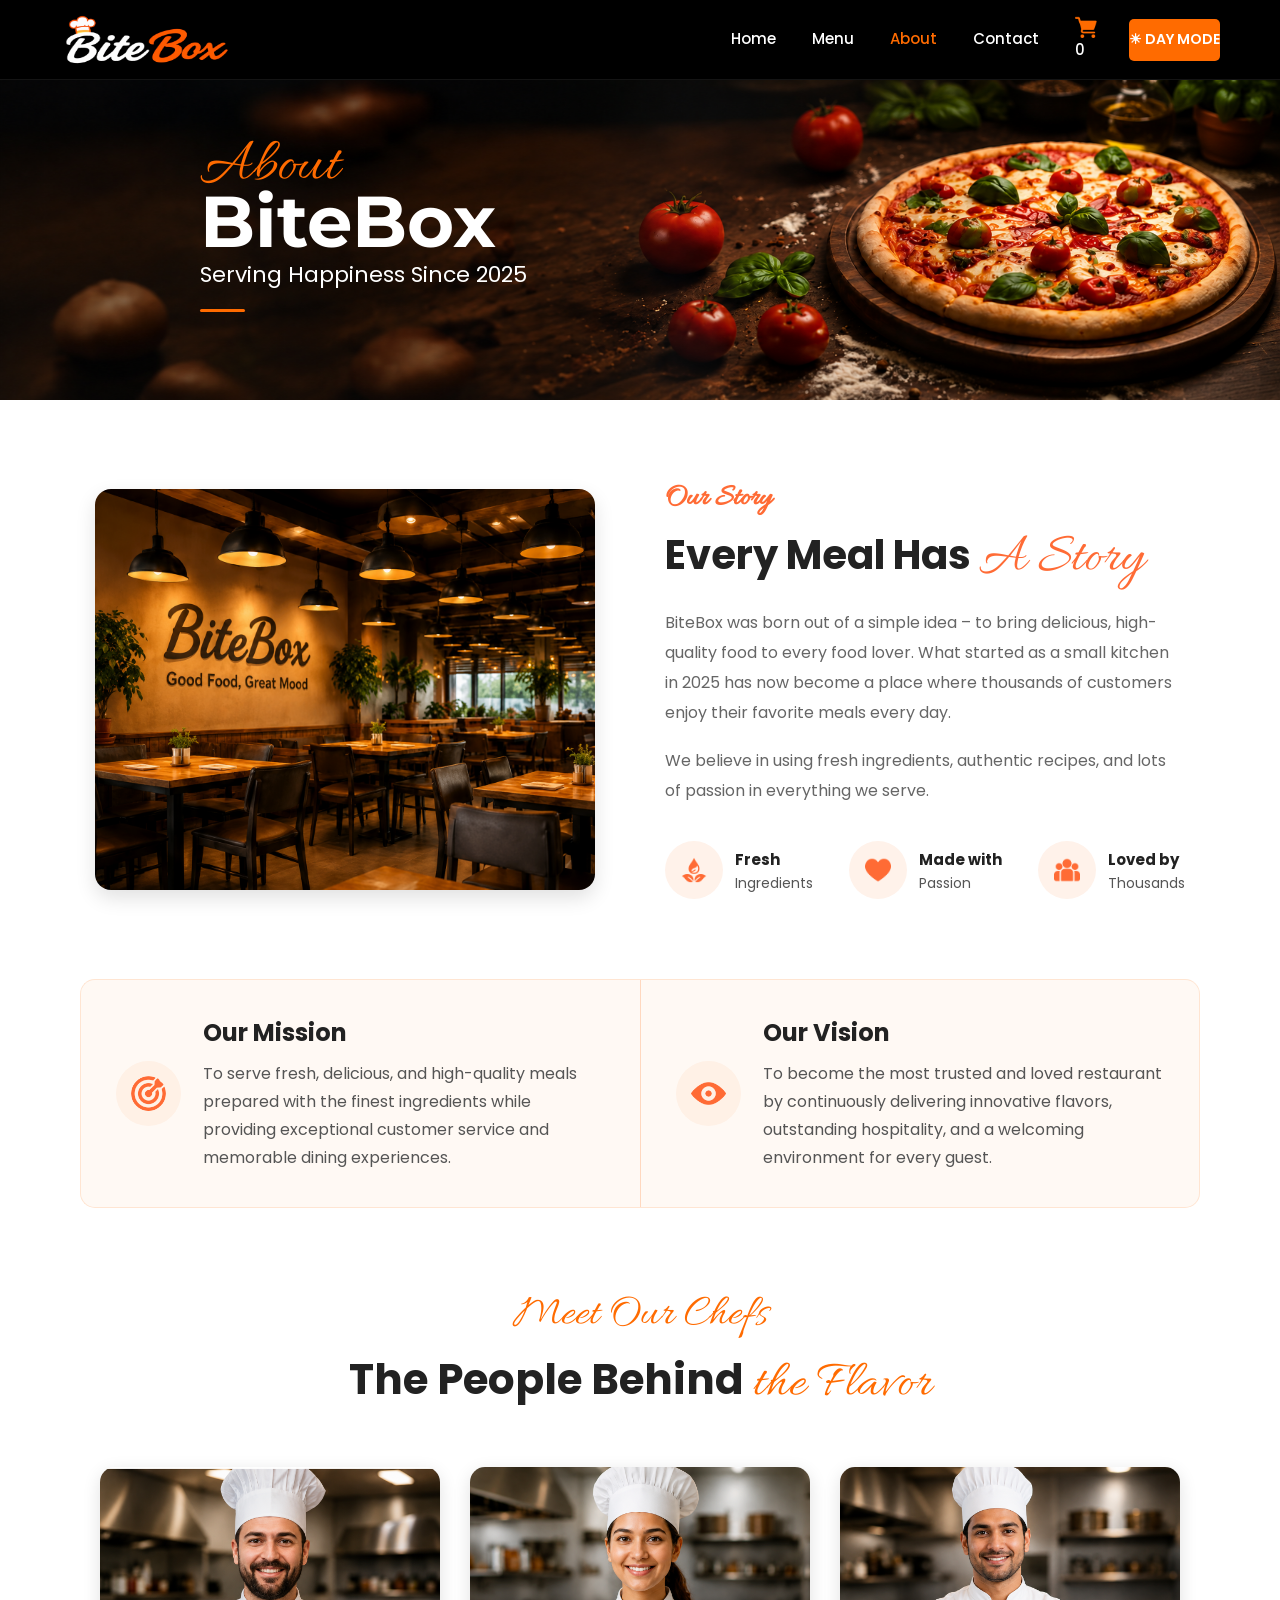
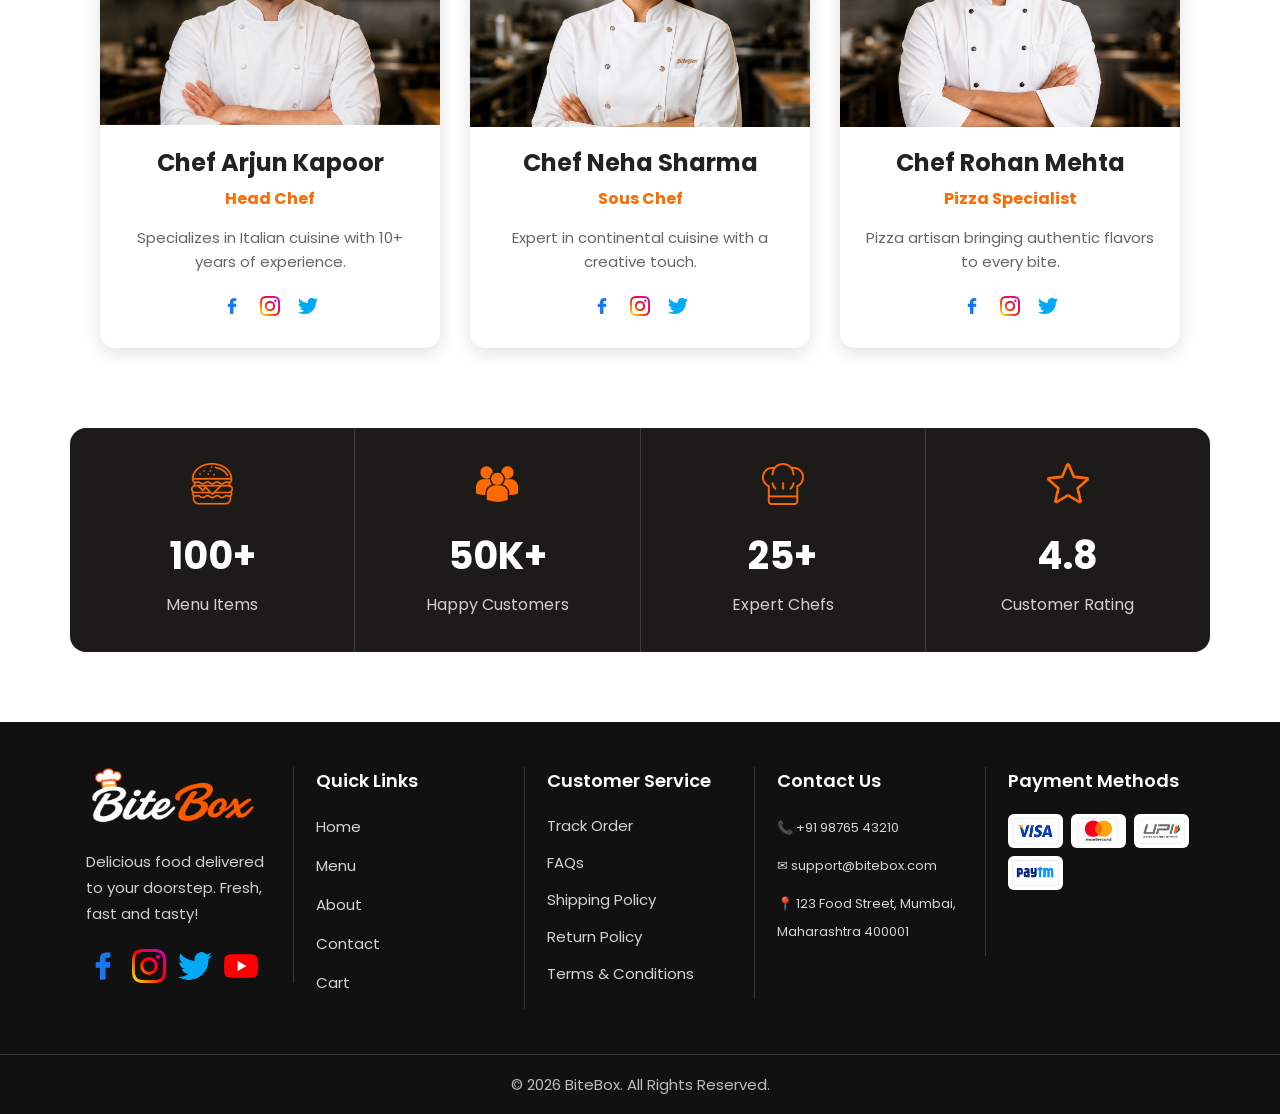
<file: about.html>
<!DOCTYPE html>
<html lang="en">
<head>
    <meta charset="UTF-8">
    <meta name="viewport" content="width=device-width, initial-scale=1.0">
    <title>About - BiteBox</title>
    <link rel="stylesheet" href="css/index.css">
     <link rel="preconnect" href="https://fonts.googleapis.com">
    <link rel="preconnect" href="https://fonts.gstatic.com" crossorigin>
    <link href="https://fonts.googleapis.com/css2?family=Great+Vibes&family=Montserrat:wght@400;600;700;800&family=Pacifico&family=Poppins:wght@300;400;500;600;700&display=swap"rel="stylesheet">
    <link href="https://fonts.googleapis.com/css2?family=Allura&display=swap" rel="stylesheet">
</head>
<body>
    <header>
        <!--Restaurant Name-->
        <img src="images/logo.png" alt="BiteBox Logo" class="logo">
        <!--Navigation Menu-->
        <nav>
            <a href="index.html">Home</a>

            <a href="menu.html">Menu</a>

            <a href="about.html" class="active">About</a>

            <a href="contact.html">Contact</a>

            <a href="cart.html" class="cart-icon">
                <span class="cart-wrapper">
                <img src="icons/cart.png" alt="Cart Icon" width="22" height="22">
                 <span id="cart-count">0</span>
            </span>
            </a>
             <button type="button" id="theme-toggle" class="theme-toggle">
                <span class="theme-icon">☀</span>
                <span class="theme-text">
                    DAY MODE
                </span>
            </button>

        </nav>

    </header>



    <!--About Hero section-->
    <!-- About Hero Section -->
    <section id="about-hero">
        <div class="hero-content">
            <h2><span>About</span><br>BiteBox</h2>
            <p>Serving Happiness Since 2025</p>
            <hr>
        </div>

    </section>


    <!--Our story section -->

    <section id="story">

        <article>

            <!-- Restaurant Image -->

            <img src="images/restaurant.png" alt="Restaurant">

            <!-- Story Content -->

            <div class="story-content">

                <small>Our Story</small>
                <h2>
                    Every Meal Has
                    <span>A Story</span>
                </h2>

                <p>
                    BiteBox was born out of a simple idea – to bring
                    delicious, high-quality food to every food lover.
                    What started as a small kitchen in 2025 has now
                    become a place where thousands of customers enjoy
                    their favorite meals every day.
                </p>
                <p>
                    We believe in using fresh ingredients,
                    authentic recipes, and lots of passion
                    in everything we serve.
                </p>

                <!-- Features -->

                <div class="story-features">

                    <article>

                        <div class="feature-icon">
                            <img src="icons/fresh.png" alt="Fresh" width="26">
                        </div>
                        <div>
                            <h4>Fresh</h4>
                            <p>Ingredients</p>
                        </div>

                    </article>

                    <article>

                        <div class="feature-icon">
                            <img src="icons/heart.png" alt="Heart" width="26">
                        </div>
                        <div>
                            <h4>Made with</h4>
                            <p>Passion</p>
                        </div>

                    </article>

                    <article>

                        <div class="feature-icon">
                            <img src="icons/group.png" alt="Customers" width="26">
                        </div>
                        <div>
                            <h4>Loved by</h4>
                            <p>Thousands</p>
                        </div>

                    </article>

                </div>

            </div>

        </article>

    </section>


    <!-- Mission & Vision Section -->

    <section id="mission-vision">

        <div>

            <!-- Mission -->

            <article>

                <img src="icons/mission.png" alt="Mission" width="55" height="55">
                <div>

                    <h3>Our Mission</h3>

                    <p>
                        To serve fresh, delicious, and high-quality meals
                        prepared with the finest ingredients while providing
                        exceptional customer service and memorable dining
                        experiences.
                    </p>

                </div>

            </article>

            <!-- Vision -->

            <article>
                <img src="icons/vision.png" alt="Vision" width="55" height="55">

                <div>

                    <h3>Our Vision</h3>

                    <p>
                        To become the most trusted and loved restaurant by
                        continuously delivering innovative flavors,
                        outstanding hospitality, and a welcoming
                        environment for every guest.
                    </p>

                </div>

            </article>
        </div>

    </section>





    <section id="chefs">

        <small>Meet Our Chefs</small>

        <h2>
            The People Behind
            <span>the Flavor</span>
        </h2>

        <div>

            <!-- Chef 1 -->

            <article>

                <img src="images/chef1.png" alt="Chef Arjun Kapoor">

                <h3>Chef Arjun Kapoor</h3>

                <h4>Head Chef</h4>
                <p>
                    Specializes in Italian cuisine with
                    10+ years of experience.
                </p>

                <div class="chef-social">

                    <a href="#">
                        <img src="icons/facebook.png" alt="Facebook" width="20" height="20">
                    </a>

                    <a href="#">
                        <img src="icons/instagram.png" alt="Instagram" width="20" height="20">
                    </a>
                    <a href="#">
                        <img src="icons/twitter.png" alt="Twitter" width="20" height="20">
                    </a>

                </div>

            </article>

            <!-- Chef 2 -->

            <article>

                <img src="images/chef2.png" alt="Chef Neha Sharma">

                <h3>Chef Neha Sharma</h3>

                <h4>Sous Chef</h4>
                <p>
                    Expert in continental cuisine
                    with a creative touch.
                </p>

                <div class="chef-social">

                    <a href="#">
                        <img src="icons/facebook.png" alt="Facebook" width="20" height="20">
                    </a>

                    <a href="#">
                        <img src="icons/instagram.png" alt="Instagram" width="20" height="20">
                    </a>
                    <a href="#">
                        <img src="icons/twitter.png" alt="Twitter" width="20" height="20">
                    </a>

                </div>
            </article>

            <!-- Chef 3 -->

            <article>

                <img src="images/chef3.png" alt="Chef Rohan Mehta">

                <h3>Chef Rohan Mehta</h3>

                <h4>Pizza Specialist</h4>
                <p>
                    Pizza artisan bringing authentic
                    flavors to every bite.
                </p>

                <div class="chef-social">

                    <a href="#">
                        <img src="icons/facebook.png" alt="Facebook" width="20" height="20">
                    </a>

                    <a href="#">
                        <img src="icons/instagram.png" alt="Instagram" width="20" height="20">
                    </a>
                    <a href="#">
                        <img src="icons/twitter.png" alt="Twitter" width="20" height="20">
                    </a>

                </div>

            </article>

        </div>

    </section>



    <!-- Restaurant Statistics -->

    <section id="statistics">

        <div>
            <article>
                <img src="icons/menu-stat.png" alt="Menu Items" width="45" height="45">
                <h3>100+</h3>
                <p>Menu Items</p>
            </article>

            <article>
                <img src="icons/stat-customer.png" alt="Happy Customers" width="45" height="45">
                <h3>50K+</h3>
                <p>Happy Customers</p>
            </article>
            <article>
                <img src="icons/stat-chef.png" alt="Expert Chefs" width="45" height="45">
                <h3>25+</h3>
                <p>Expert Chefs</p>
            </article>

            <article>
                <img src="icons/stat-star.png" alt="Customer Rating" width="45" height="45">
                <h3>4.8</h3>
                <p>Customer Rating</p>
            </article>

        </div>

    </section>
    <!-- Footer Logo Section -->
     <footer>
        <div class="footer-container">
        <section>
            <img src="images/logo.png" alt="BiteBox Logo" width="180">
            <p> Delicious food delivered to your doorstep.
                Fresh, fast and tasty!
            </p>

            <div class="footer-socials">

            <a href="#">
                <img src="icons/facebook.png" alt="Facebook" width="35" height="35">
            </a>
            <a href="#">
                <img src="icons/instagram.png" alt="Instagram" width="35" height="35">
            </a>

            <a href="#">
                <img src="icons/twitter.png" alt="Twitter" width="35" height="35">
            </a>
            <a href="#">
                <img src="icons/youtube.png" alt="YouTube" width="35" height="35">
            </a>
            </div>
        </section>



        <!-- Quick Links -->
        <section>
            <h3>Quick Links</h3>
            <ul>
                <li><a href="index.html">Home</a></li>
                <li><a href="menu.html">Menu</a></li>
                <li><a href="about.html">About</a></li>
                <li><a href="contact.html">Contact</a></li>
                <li><a href="cart.html">Cart</a></li>
            </ul>
        </section>
        <!-- Customer Service -->
        <section>
            <h3>Customer Service</h3>
            <ul>
                <li>Track Order</li>
                <li>FAQs</li>
                <li>Shipping Policy</li>
                <li>Return Policy</li>
                <li>Terms & Conditions</li>
            </ul>

        </section>



        <!-- Contact Information -->
        <section>
            <h3>Contact Us</h3>
            <p>📞 +91 98765 43210</p>
            <p>✉ support@bitebox.com</p>
            <p> 📍 123 Food Street, Mumbai, Maharashtra 400001 </p>
        </section>



        <!-- Payment Methods -->
        <section>
            <h3>Payment Methods</h3>
            <div class="payment-icons">
            <img src="images/visa.png" alt="Visa" >
            <img src="images/mastercard.png" alt="MasterCard" >
            <img src="images/upi.png" alt="UPI" >
            <img src="images/paytm.png" alt="Paytm">
            </div>
        </section>
    </div>


        <p> © 2026 BiteBox. All Rights Reserved. </p>

    </footer>


</body>


</html>
</file>
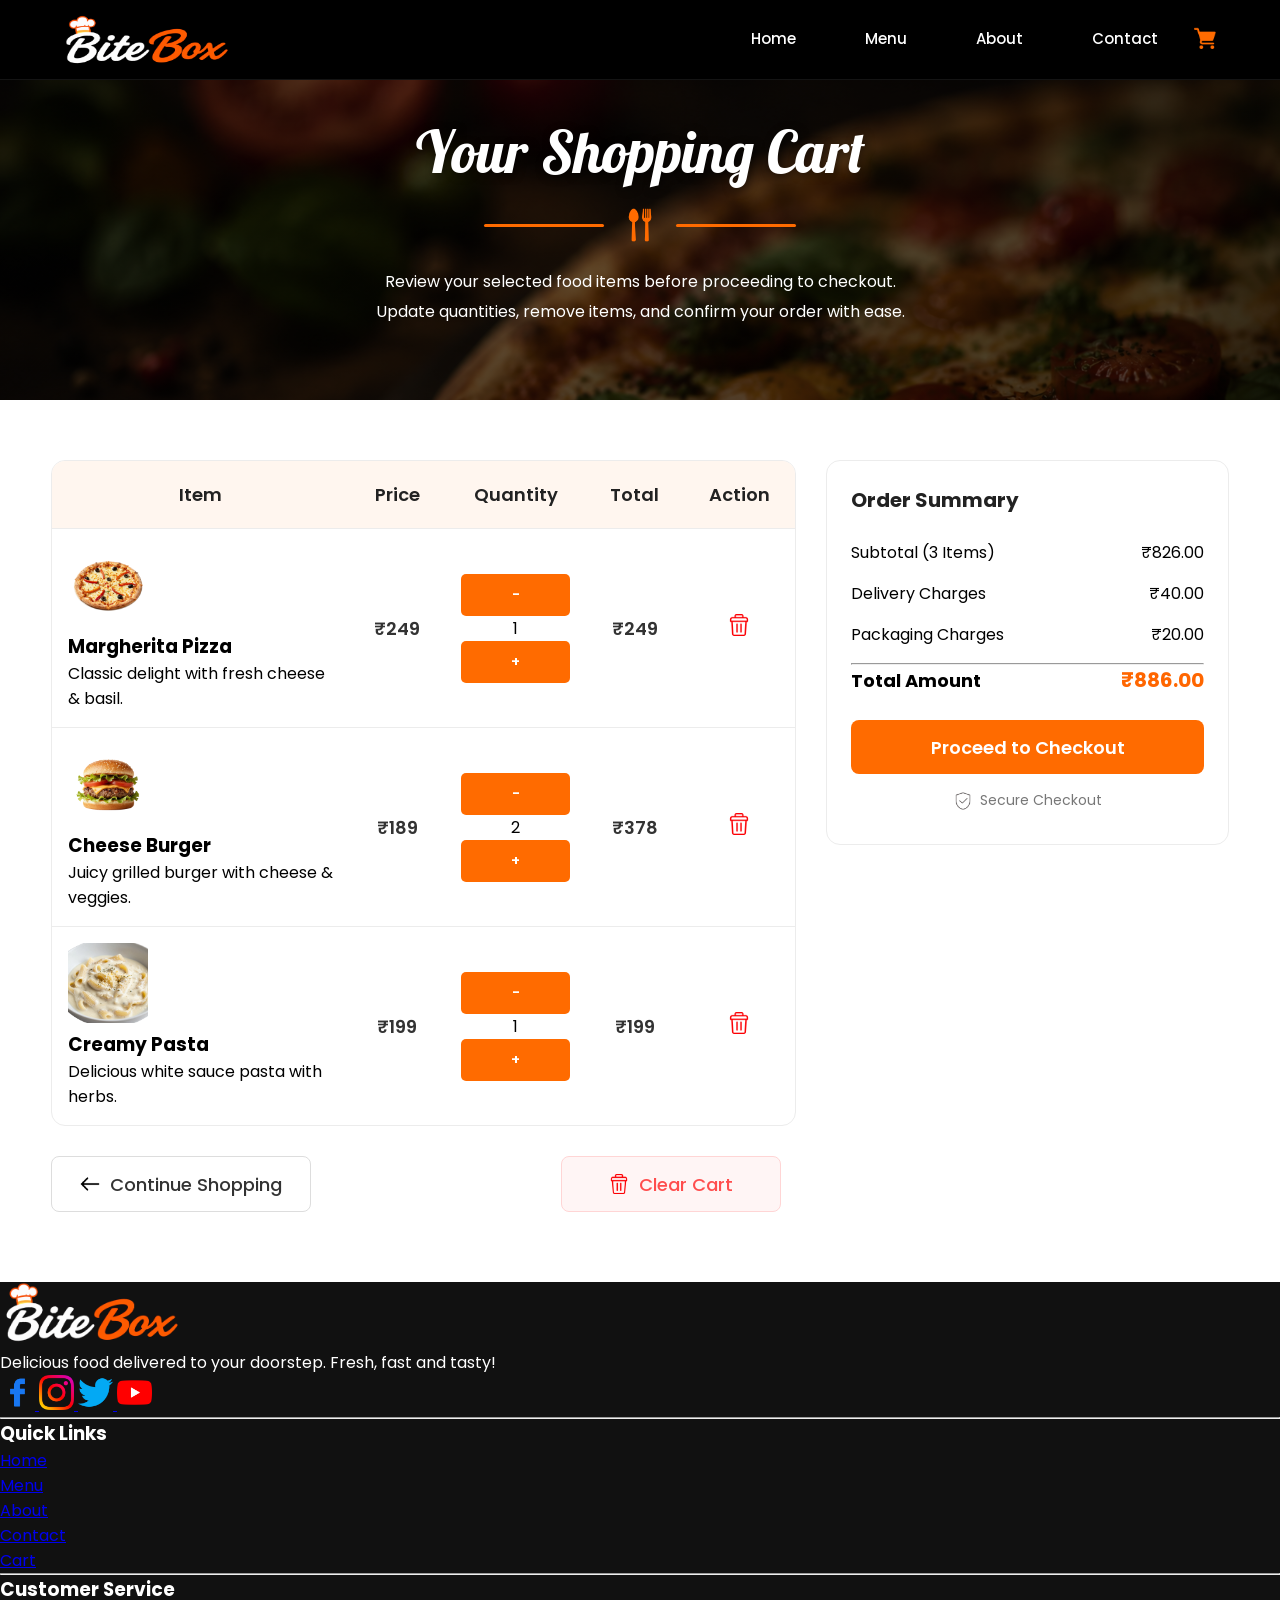
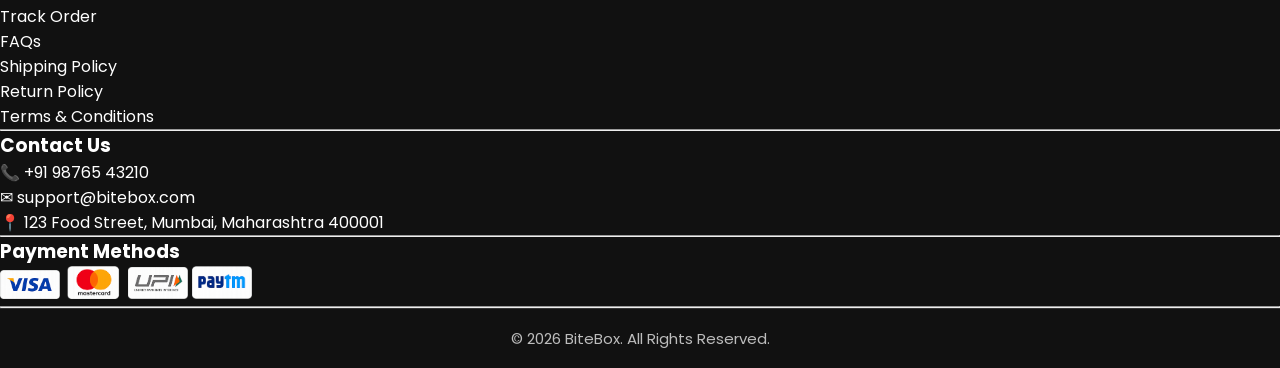
<file: cart.html>
<!DOCTYPE html>
<html lang="en">

<head>
    <meta charset="UTF-8">
    <meta name="viewport" content="width=device-width, initial-scale=1.0">
    <title>Document</title>
    <link rel="stylesheet" href="css/index.css">
    <link rel="preconnect" href="https://fonts.googleapis.com">
    <link rel="preconnect" href="https://fonts.gstatic.com" crossorigin>
    <link href="https://fonts.googleapis.com/css2?family=Great+Vibes&family=Montserrat:wght@400;600;700;800&family=Pacifico&family=Poppins:wght@300;400;500;600;700&display=swap" rel="stylesheet">
<link href="https://fonts.googleapis.com/css2?family=Lobster&display=swap" rel="stylesheet"> 
</head> 
 
<body> 
    <header> 
        <!--Restaurant Name--> 
        <img src="images/logo.png" alt="BiteBox Logo" class="logo"> 
 
        <!--Navigation Menu--> 
        <nav> 
            <a href="index.html">Home</a> 
            | 
            <a href="menu.html">Menu</a> 
            | 
            <a href="about.html">About</a> 
            | 
            <a href="contact.html" >Contact</a> 
 
            <a href="cart.html" class="active"> 
                <img src="icons/cart.png" alt="Cart Icon" width="22" height="22"> 
            </a> 
        </nav> 
 
    </header> 
 
 
    <!-- Cart Hero Section --> 
    <section id="cart-hero"> 
 
        <h1>Your Shopping Cart</h1> 
 
        <div class="divider"> 
 
            <hr> 
 
            <img src="images/fork-and-spoon.png" alt="Fork and Spoon"> 
 
            <hr> 
 
        </div> 
 
        <p> 
            Review your selected food items before proceeding to checkout. 
            <br> 
            Update quantities, remove items, and confirm your order with ease. 
        </p> 
 
    </section> 
 
    <!-- Shopping Cart Section --> 
    <section id="cart-details"> 
        <section id="shopping-cart"> 
 
            <table> 
 
                <thead> 
 
                    <tr> 
 
                        <th>Item</th> 
 
                        <th>Price</th> 
 
                        <th>Quantity</th> 
 
                        <th>Total</th> 
 
                        <th>Action</th> 
 
                    </tr> 
 
                </thead> 
 
                <tbody> 
 
                    <!-- Item 1 --> 
 
                    <tr> 
 
                        <td> 
 
                            <img src="images/pizza.png" alt="Margherita Pizza" width="80"> 
 
                            <h3>Margherita Pizza</h3> 
 
                            <p>Classic delight with fresh cheese & basil.</p> 
 
                        </td> 
 
                        <td>₹249</td> 
 
                        <td> 
 
                            <button>-</button> 
 
                            <span>1</span> 
 
                            <button>+</button> 
 
                        </td> 
 
                        <td>₹249</td> 
 
                        <td> 
 
                            <a href="#"> 
                                <img src="icons/delete.png" alt="Delete" width="25"> 
                            </a> 
 
                        </td> 
 
                    </tr> 
 
                    <!-- Item 2 --> 
 
                    <tr> 
 
                        <td> 
 
                            <img src="images/burger.png" alt="Cheese Burger" width="80"> 
 
                            <h3>Cheese Burger</h3> 
 
                            <p>Juicy grilled burger with cheese & veggies.</p> 
 
                        </td> 
 
                        <td>₹189</td> 
 
                        <td> 
 
                            <button>-</button> 
 
                            <span>2</span> 
 
                            <button>+</button> 
 
                        </td> 
 
                        <td>₹378</td> 
 
                        <td> 
 
                            <a href="#"> 
                                <img src="icons/delete.png" alt="Delete" width="25"> 
                            </a> 
 
                        </td> 
 
                    </tr> 
 
                    <!-- Item 3 --> 
 
                    <tr> 
 
                        <td> 
 
                            <img src="images/pasta.png" alt="Creamy Pasta" width="80"> 
 
                            <h3>Creamy Pasta</h3> 
 
                            <p>Delicious white sauce pasta with herbs.</p> 
 
                        </td> 
 
                        <td>₹199</td> 
 
                        <td> 
 
                            <button>-</button> 
 
                            <span>1</span> 
 
                            <button>+</button> 
 
                        </td> 
 
                        <td>₹199</td> 
 
                        <td> 
 
                            <a href="#"> 
                                <img src="icons/delete.png" alt="Delete" width="25"> 
                            </a> 
 
                        </td> 
 
                    </tr> 
 
                </tbody> 
 
            </table> 
 
        </section> 
 
        <aside id="order-summary"> 
            <h2>Order Summary</h2> 
 
            <p> <span>Subtotal (3 Items)</span> <span>₹826.00</span> </p> 
 
            <p> <span>Delivery Charges</span> <span>₹40.00</span> </p> 
 
            <p> <span>Packaging Charges</span> <span>₹20.00</span> </p> 
 
            <hr> 
            <h3> <span>Total Amount</span> <span>₹886.00</span> </h3> 
 
            <button type="button"> Proceed to Checkout </button> 
 
            <p> <img src="icons/shield.png" width="18" height="18"> 
                Secure Checkout </p> 
        </aside> 
    </section> 
 
    <!-- Cart Action Buttons --> 
 
    <section id="cart-actions"> 
 
        <a href="menu.html"> 
            <img src="icons/left-arrow.png" width="18" height="18"> 
            Continue Shopping 
        </a> 
 
        <button type="button"> 
 
            <img src="icons/delete.png" width="18" height="18"> Clear Cart 
 
        </button> 
 
    </section> 
 
    <!-- Footer Logo Section --> 
    <footer> 
        <section> 
            <img src="images/logo.png" alt="BiteBox Logo" width="180"> 
            <p> Delicious food delivered to your doorstep. 
                Fresh, fast and tasty! 
            </p> 
 
            <a href="#"> 
                <img src="icons/facebook.png" alt="Facebook" width="35" height="35"> 
            </a> 
 
            <a href="#"> 
                <img src="icons/instagram.png" alt="Instagram" width="35" height="35"> 
            </a> 
 
            <a href="#"> 
                <img src="icons/twitter.png" alt="Twitter" width="35" height="35"> 
            </a> 
 
            <a href="#"> 
                <img src="icons/youtube.png" alt="YouTube" width="35" height="35"> 
            </a> 
        </section> 
 
        <hr> 
 
        <!-- Quick Links --> 
 
        <section> 
            <h3>Quick Links</h3> 
            <ul> 
                <li><a href="index.html">Home</a></li> 
                <li><a href="menu.html">Menu</a></li> 
                <li><a href="about.html">About</a></li> 
                <li><a href="contact.html">Contact</a></li> 
                <li><a href="cart.html">Cart</a></li> 
            </ul> 
        </section> 
 
        <hr> 
 
        <!-- Customer Service --> 
        <section> 
            <h3>Customer Service</h3> 
            <ul> 
                <li>Track Order</li> 
                <li>FAQs</li> 
                <li>Shipping Policy</li> 
                <li>Return Policy</li> 
                <li>Terms & Conditions</li> 
            </ul> 
 
        </section> 
 
        <hr> 
 
        <!-- Contact Information --> 
 
        <section> 
            <h3>Contact Us</h3> 
            <p>📞 +91 98765 43210</p> 
            <p>✉ support@bitebox.com</p> 
            <p> 📍 123 Food Street, Mumbai, Maharashtra 400001 </p> 
        </section> 
 
        <hr> 
 
        <!-- Payment Methods --> 
 
        <section> 
            <h3>Payment Methods</h3> 
            <img src="images/visa.png" alt="Visa" width="60"> 
            <img src="images/mastercard.png" alt="MasterCard" width="60"> 
            <img src="images/upi.png" alt="UPI" width="60"> 
            <img src="images/paytm.png" alt="Paytm" width="60"> 
        </section> 
 
        <hr> 
        <p> © 2026 BiteBox. All Rights Reserved. </p> 
 
    </footer> 
 
</body> 
 
</html>
</file>
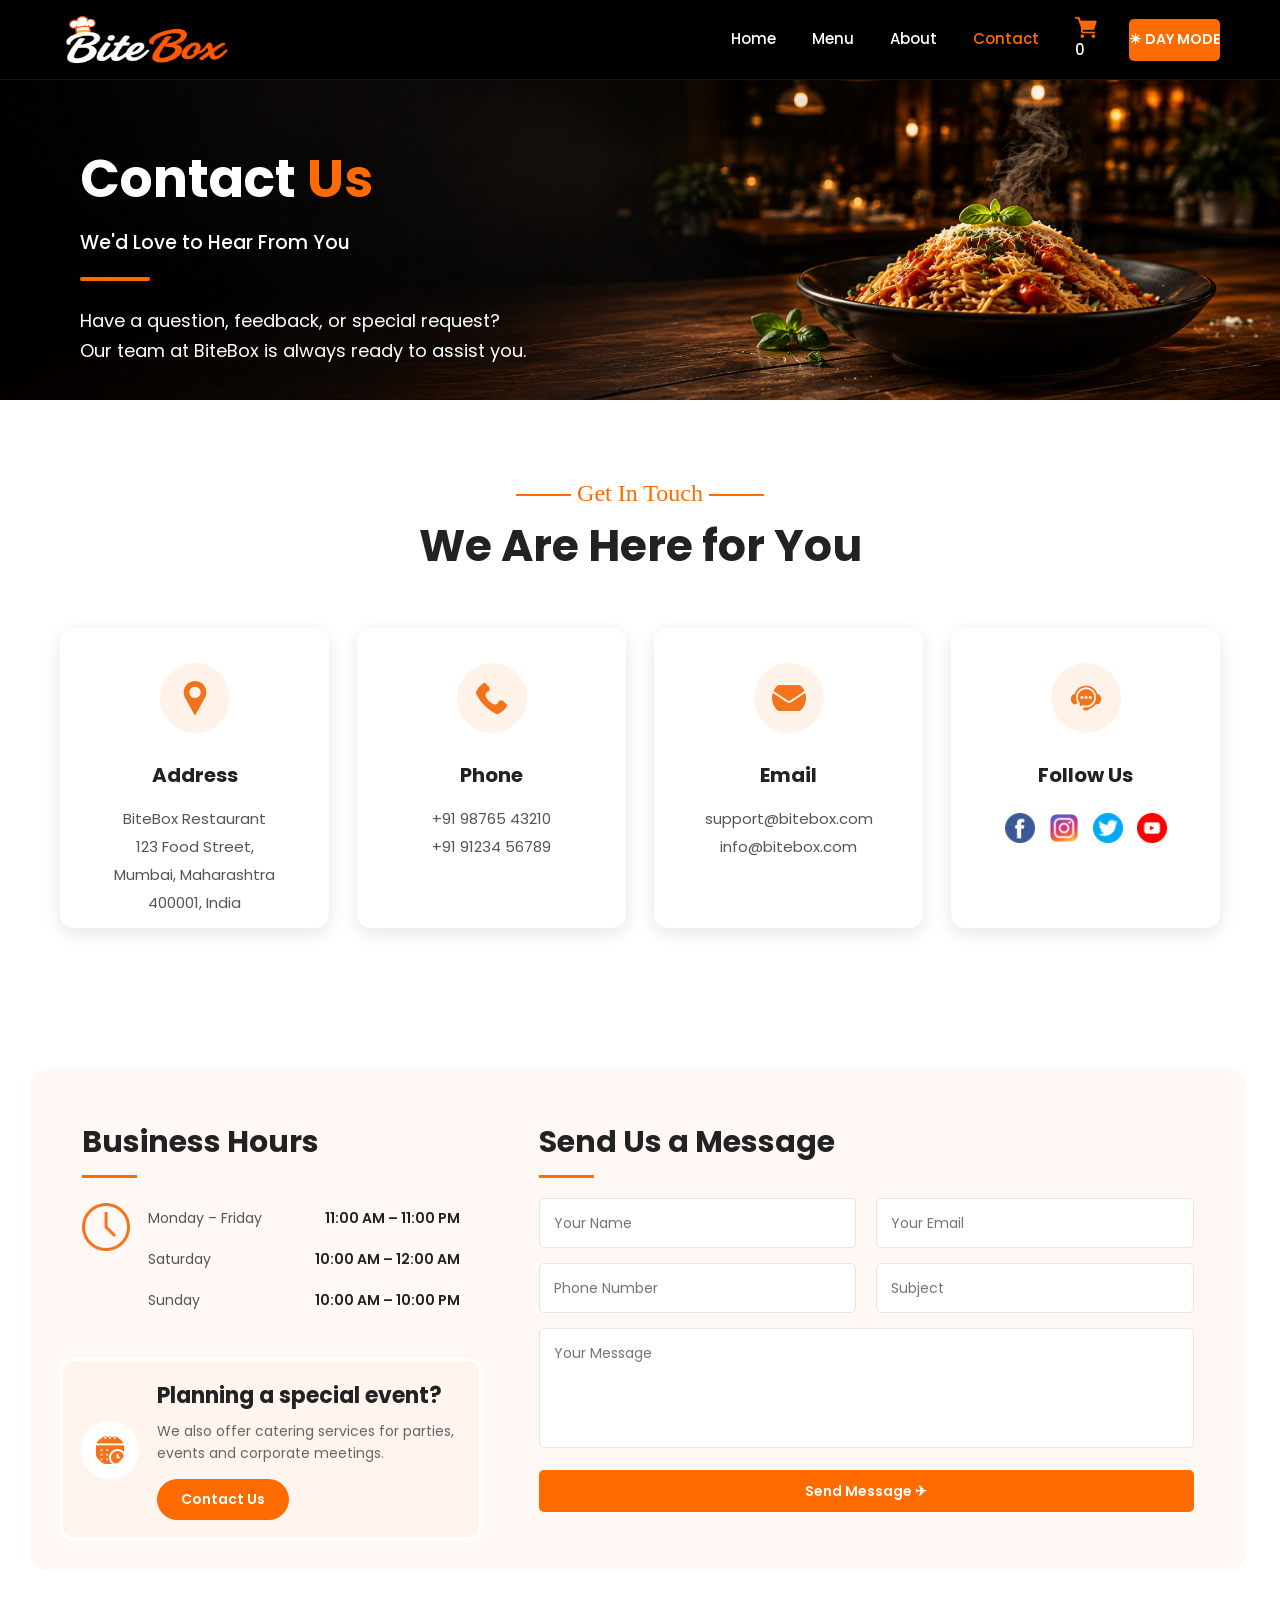
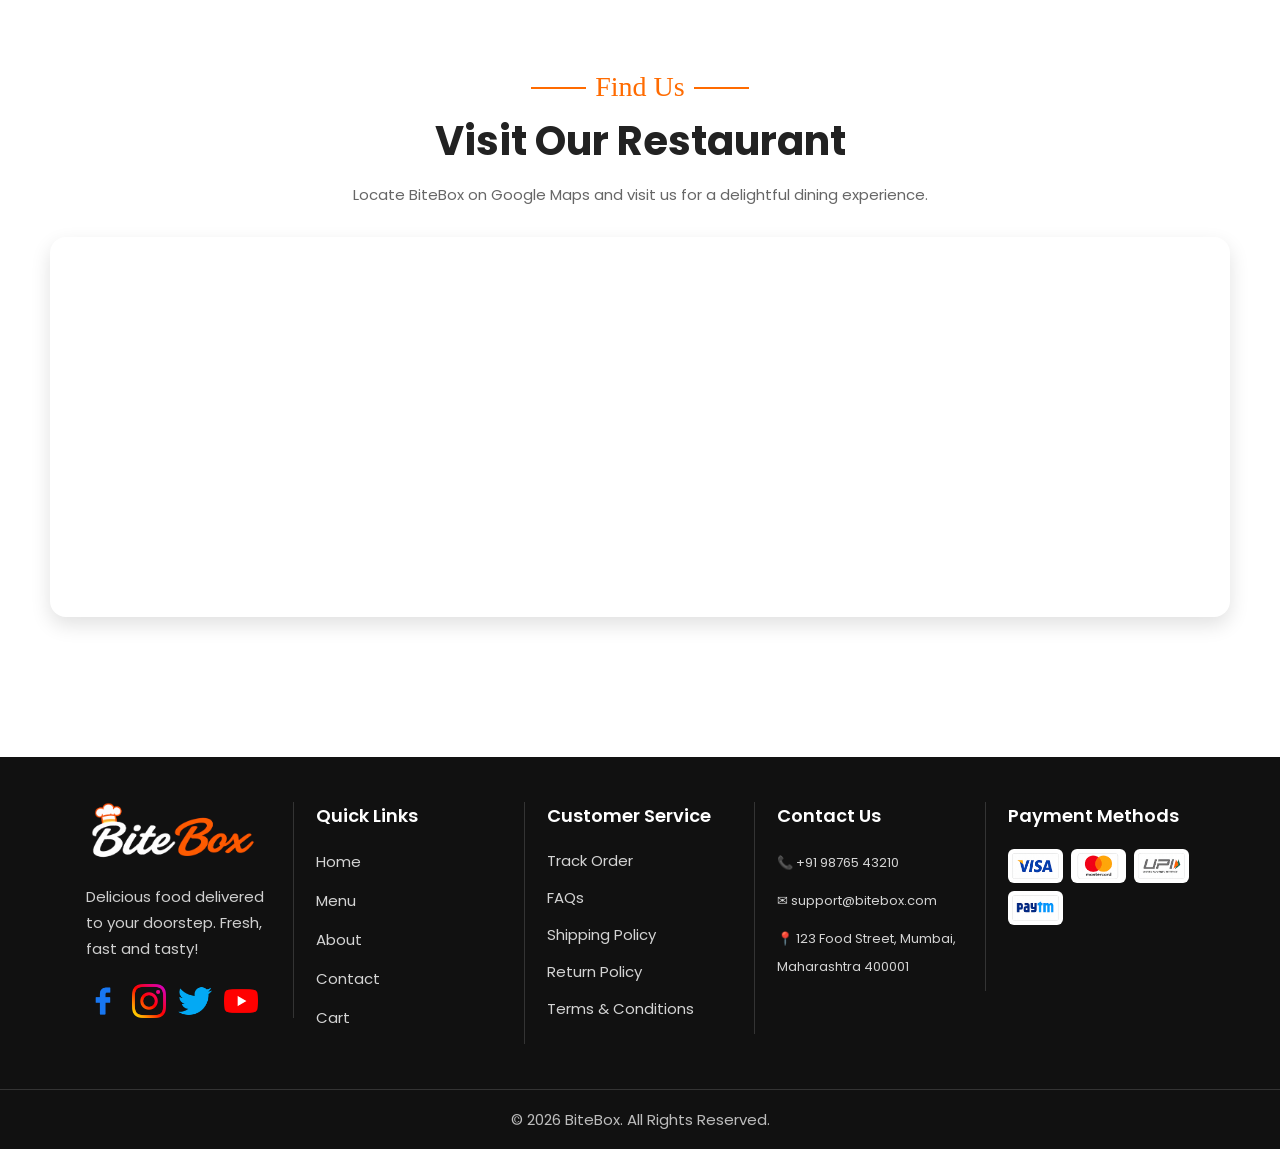
<file: contact.html>
<!DOCTYPE html>
<html lang="en">
<head>
    <meta charset="UTF-8">
    <meta name="viewport" content="width=device-width, initial-scale=1.0">
    <title>Contact - BiteBox</title>
    <link rel="stylesheet" href="css/index.css">
     <link rel="preconnect" href="https://fonts.googleapis.com">
    <link rel="preconnect" href="https://fonts.gstatic.com" crossorigin>
    <link href="https://fonts.googleapis.com/css2?family=Great+Vibes&family=Montserrat:wght@400;600;700;800&family=Pacifico&family=Poppins:wght@300;400;500;600;700&display=swap" rel="stylesheet">
</head>
<body>
    <header>
        <!--Restaurant Name-->
        <img src="images/logo.png" alt="BiteBox Logo" class="logo">
        <!--Navigation Menu-->
        <nav>
            <a href="index.html">Home</a>

            <a href="menu.html">Menu</a>

            <a href="about.html">About</a>

            <a href="contact.html" class="active">Contact</a>

             <a href="cart.html" class="cart-icon">
                <span class="cart-wrapper">
                <img src="icons/cart.png" alt="Cart Icon" width="22" height="22">
                 <span id="cart-count">0</span>
            </span>
            </a>

             <button type="button" id="theme-toggle" class="theme-toggle">
                <span class="theme-icon">☀</span>
                <span class="theme-text">
                    DAY MODE
                </span>
            </button>
        </nav>

    </header>


    <!--Contact Hero Section-->
    <section id="contact-hero">
        <div class="hero-content">
            <h2>Contact <span>Us</span></h2>
            <h3> We'd Love to Hear From You </h3>
            <hr>
            <p> Have a question, feedback, or special request?<br>
                Our team at BiteBox is always ready to assist you.
            </p>
        </div>
    </section>


<!-- ================= Contact Information Section ================= -->
<section id="contact-info">

    <div class="section-title">

        <h4>Get In Touch</h4>

        <h2>We Are Here for You</h2>

    </div>

    <div class="contact-container">

        <!-- Address -->

        <article>

            <img src="icons/location-icon.png" alt="Location">

            <h3>Address</h3>

            <p>
                BiteBox Restaurant<br>
                123 Food Street,<br>
                Mumbai, Maharashtra<br>
                400001, India
            </p>
        </article>

        <!-- Phone -->

        <article>

            <img src="icons/phone-icon.png" alt="Phone">

            <h3>Phone</h3>

            <p>
                +91 98765 43210<br>
                +91 91234 56789
            </p>

        </article>

        <!-- Email -->

        <article>

            <img src="icons/email-icon.png" alt="Email">

            <h3>Email</h3>
            <p>
                support@bitebox.com<br>
                info@bitebox.com
            </p>
        </article>

        <!-- Social -->

        <article>

            <img src="icons/support-icon.png" alt="Support">

            <h3>Follow Us</h3>

            <div class="social-icons">

                <a href="#">
                    <img src="icons/contact-facebook.png" alt="Facebook">
                </a>
                <a href="#">
                    <img src="icons/contact-instagram.png" alt="Instagram">
                </a>

                <a href="#">
                    <img src="icons/contact-twitter.png" alt="Twitter">
                </a>

                <a href="#">
                    <img src="icons/contact-youtube.png" alt="YouTube">
                </a>

            </div>

        </article>

    </div>

</section>
<!--================ Contact Details Section ================-->

<section id="contact-details">

    <!-- Left Column -->

    <div class="left-column">

        <!-- Business Hours -->

        <div class="business-card">

            <h2>Business Hours</h2>

            <hr>

            <div class="business-content">

                <img src="icons/clock.png" alt="Clock">

                <table>
                    <tr>
                        <td>Monday – Friday</td>
                        <td>11:00 AM – 11:00 PM</td>
                    </tr>

                    <tr>
                        <td>Saturday</td>
                        <td>10:00 AM – 12:00 AM</td>
                    </tr>

                    <tr>
                        <td>Sunday</td>
                        <td>10:00 AM – 10:00 PM</td>
                    </tr>

                </table>

            </div>

        </div>

        <!-- Event Card -->

        <div class="event-card">

            <img src="icons/calendar.png" alt="Calendar">

            <div>

                <h3>Planning a special event?</h3>

                <p>
                    We also offer catering services for parties,
                    events and corporate meetings.
                </p>

                <a href="#">Contact Us</a>

            </div>

        </div>

    </div>



    <!-- Right Column -->

    <div class="right-column">
        <h2>Send Us a Message</h2>

        <hr>

        <form>

            <div class="form-row">

                <input type="text" placeholder="Your Name" name="name">

                <input type="email" placeholder="Your Email" name="email">

            </div>

            <div class="form-row">

                <input type="tel" placeholder="Phone Number" name="phone">

                <input type="text" placeholder="Subject" name="subject">

            </div>
            <textarea placeholder="Your Message" name="message"></textarea>

            <button class="contact-form-button" type="submit">Send Message ✈</button>

        </form>

    </div>

</section>




    <!-- Google Maps Section -->

    <section id="google-map">

        <div class="section-title">

            <h4>Find Us</h4>

            <h2>Visit Our Restaurant</h2>

            <p>
                Locate BiteBox on Google Maps and visit us for a delightful dining experience.
            </p>
        </div>

    <iframe
        src="https://www.google.com/maps/embed?pb=!1m18!1m12!1m3!1d3768.019786814624!2d72.9502261!3d19.194338099999996!2m3!1f0!2f0!3f0!3m2!1i1024!2i768!4f13.1!3m3!1m2!1s0x3be7b92e8437d15b%3A0x8b55216ca2b2ebe9!2sI.T.VEDANT!5e0!3m2!1sen!2sin!4v1785401144688!5m2!1sen!2sin"
        width="100%"
        height="450"
        style="border:0;"
        loading="lazy"
        allowfullscreen>
    </iframe>

    </section>

    <!-- Footer Logo Section -->
     <footer>
        <div class="footer-container">
        <section>
            <img src="images/logo.png" alt="BiteBox Logo" width="180">
            <p> Delicious food delivered to your doorstep.
                Fresh, fast and tasty!
            </p>

            <div class="footer-socials">

            <a href="#">
                <img src="icons/facebook.png" alt="Facebook" width="35" height="35">
            </a>
            <a href="#">
                <img src="icons/instagram.png" alt="Instagram" width="35" height="35">
            </a>

            <a href="#">
                <img src="icons/twitter.png" alt="Twitter" width="35" height="35">
            </a>
            <a href="#">
                <img src="icons/youtube.png" alt="YouTube" width="35" height="35">
            </a>
            </div>
        </section>



        <!-- Quick Links -->
        <section>
            <h3>Quick Links</h3>
            <ul>
                <li><a href="index.html">Home</a></li>
                <li><a href="menu.html">Menu</a></li>
                <li><a href="about.html">About</a></li>
                <li><a href="contact.html">Contact</a></li>
                <li><a href="cart.html">Cart</a></li>
            </ul>
        </section>
        <!-- Customer Service -->
        <section>
            <h3>Customer Service</h3>
            <ul>
                <li>Track Order</li>
                <li>FAQs</li>
                <li>Shipping Policy</li>
                <li>Return Policy</li>
                <li>Terms & Conditions</li>
            </ul>

        </section>



        <!-- Contact Information -->
        <section>
            <h3>Contact Us</h3>
            <p>📞 +91 98765 43210</p>
            <p>✉ support@bitebox.com</p>
            <p> 📍 123 Food Street, Mumbai, Maharashtra 400001 </p>
        </section>



        <!-- Payment Methods -->
        <section>
            <h3>Payment Methods</h3>
            <div class="payment-icons">
            <img src="images/visa.png" alt="Visa" >
            <img src="images/mastercard.png" alt="MasterCard" >
            <img src="images/upi.png" alt="UPI" >
            <img src="images/paytm.png" alt="Paytm">
            </div>
        </section>
    </div>


        <p> © 2026 BiteBox. All Rights Reserved. </p>

    </footer>


</body>


</html>
</file>
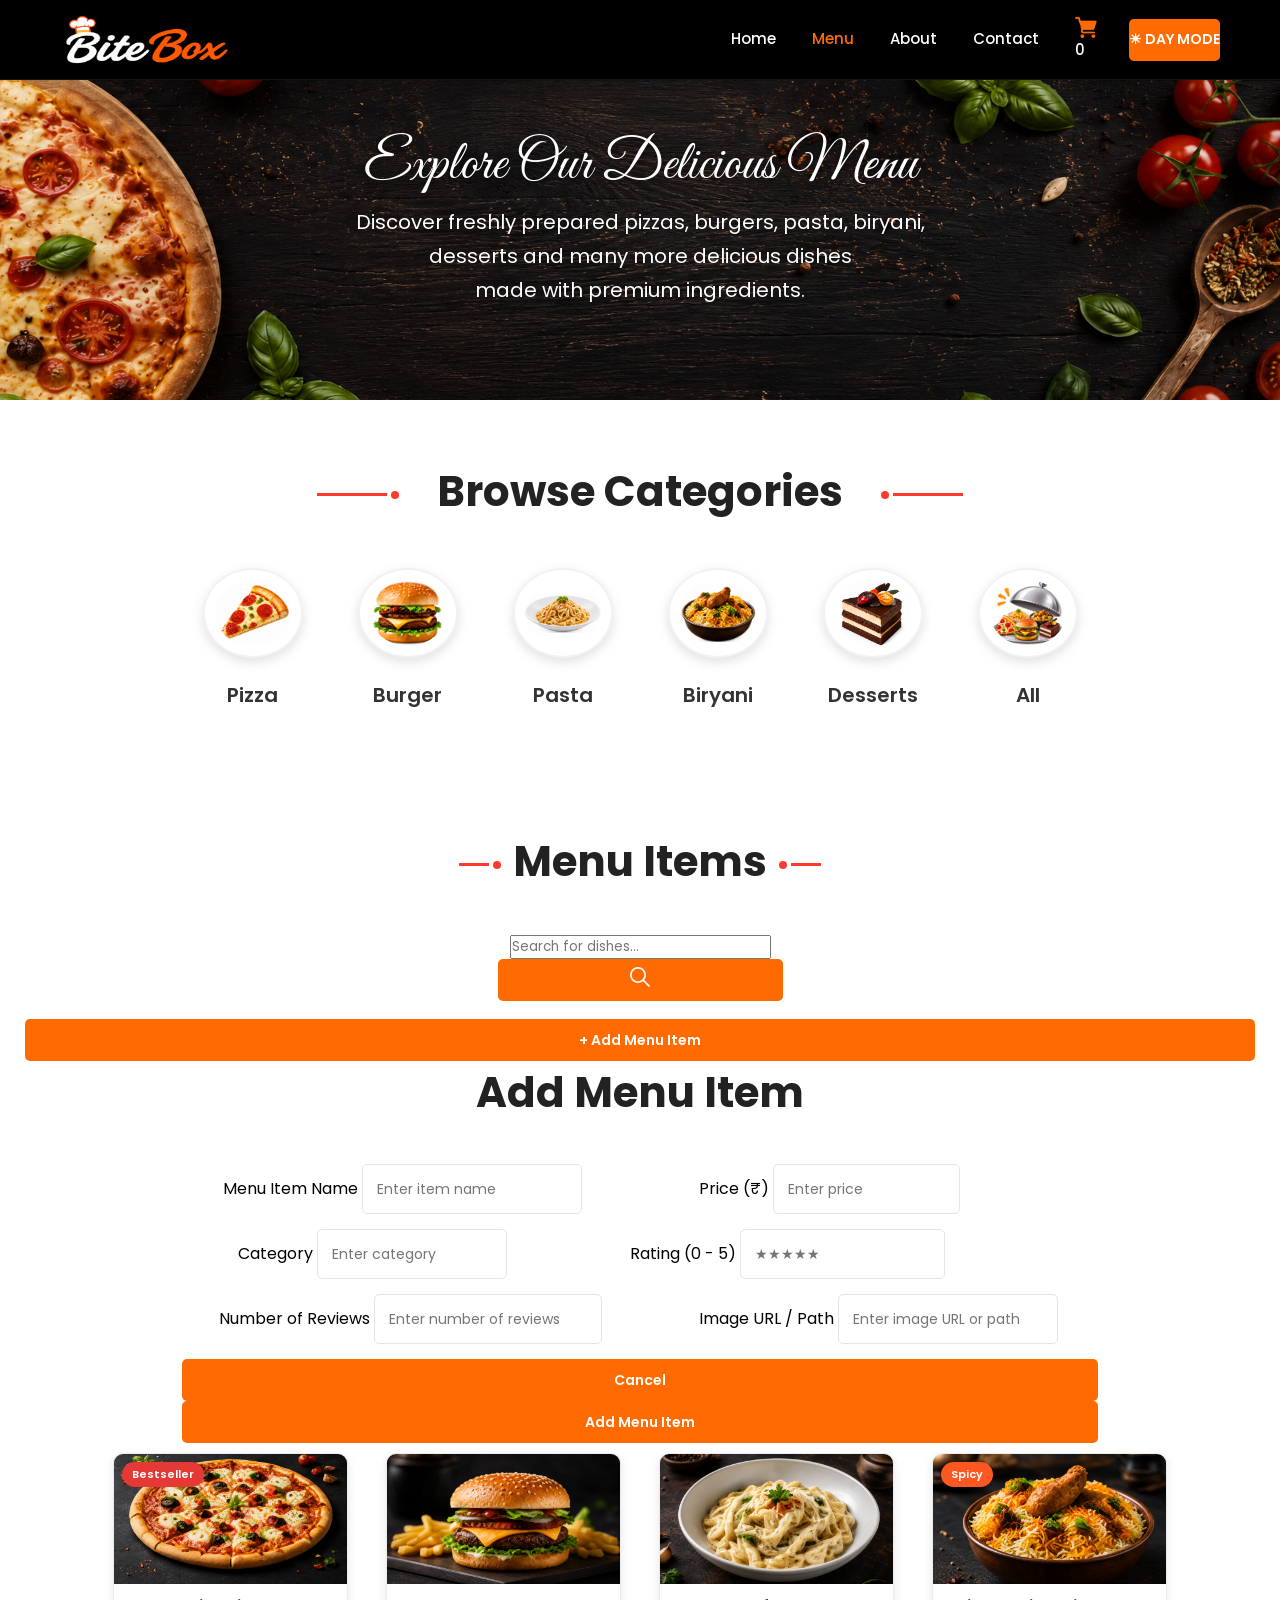
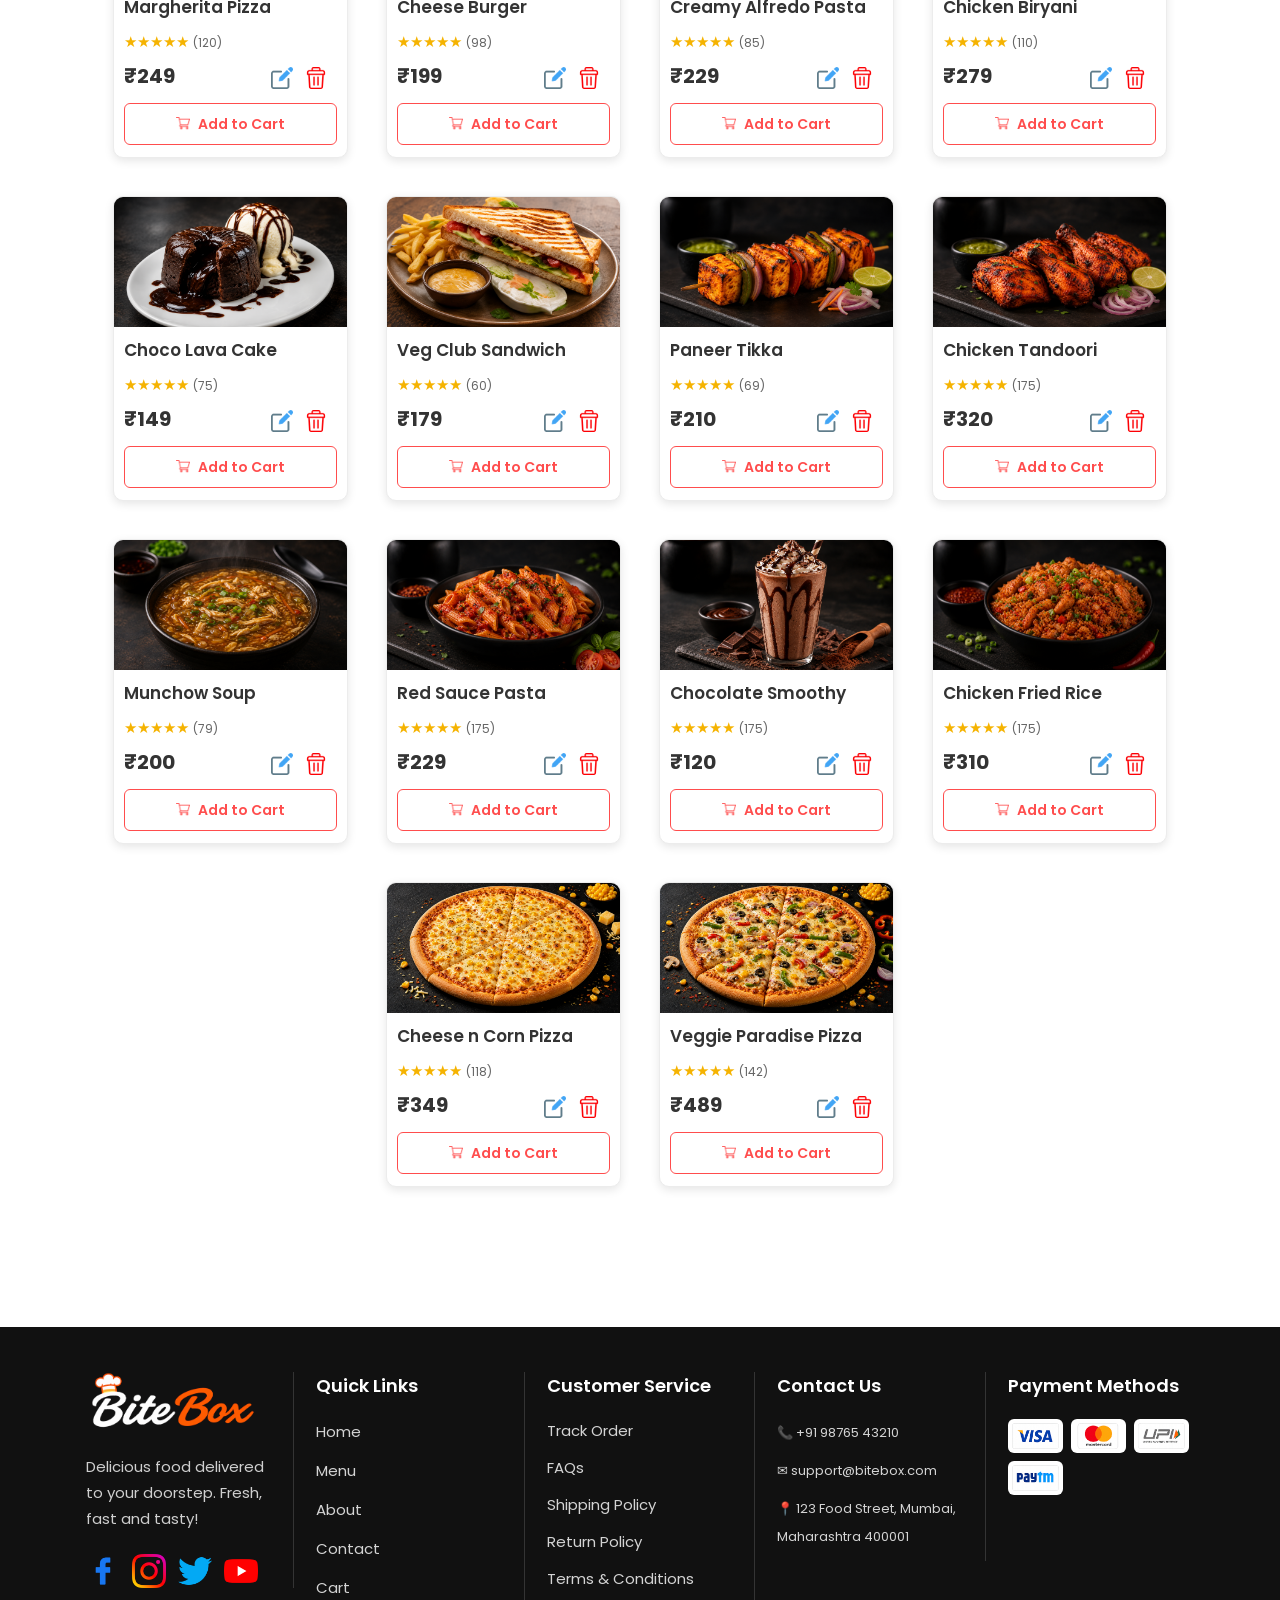
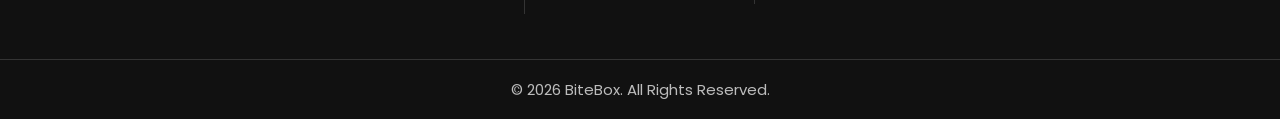
<file: menu.html>
<!DOCTYPE html>
<html lang="en">
<head>
  <meta charset="UTF-8">
  <meta name="viewport" content="width=device-width, initial-scale=1.0">
  <title>Menu - BiteBox</title>
  <link rel="stylesheet" href="css/index.css">
  <link rel="preconnect" href="https://fonts.googleapis.com">
  <link rel="preconnect" href="https://fonts.gstatic.com" crossorigin>
  <link
    href="https://fonts.googleapis.com/css2?family=Great+Vibes&family=Montserrat:wght@400;600;700;800&family=Pacifico&family=Poppins:wght@300;400;500;600;700&display=swap"
    rel="stylesheet">
</head>
<body>
  <header>
    <!--Restaurant Name-->
    <img src="images/logo.png" alt="BiteBox Logo" class="logo">

    <!--Navigation Menu-->
    <nav>
      <a href="index.html"> Home</a>

      <a href="menu.html" class="active">Menu</a>

      <a href="about.html">About</a>

      <a href="contact.html">Contact</a>
      <a href="cart.html" class="cart-icon">
        <span class="cart-wrapper">
          <img src="icons/cart.png" alt="Cart Icon" width="22" height="22">
          <span id="cart-count">0</span>
        </span>
      </a>

      <button type="button" id="theme-toggle" class="theme-toggle">
        <span class="theme-icon">☀</span>
        <span class="theme-text">
          DAY MODE
        </span>
      </button>

    </nav>

  </header>


  <!--Menu hero section-->
  <section id="menu-hero">
    <h1>Explore Our Delicious Menu</h1>

    <p>
      Discover freshly prepared pizzas, burgers, pasta,
      biryani,<br> desserts and many more delicious dishes<br>
      made with premium ingredients.
    </p>

  </section>


  <section id="categories">
    <h2><span></span>Browse Categories<span></span></h2>

    <div>
      <article>
        <img src="icons/pizza-icon.png" alt="Pizza" width="120" height="120">
        <h3>Pizza</h3>
      </article>
      <article>
        <img src="icons/burger-icon.png" alt="Burger" width="120" height="120">
        <h3>Burger</h3>
      </article>

      <article>
        <img src="icons/pasta-icon.png" width="120" height="120">
        <h3>Pasta</h3>
      </article>

      <article>
        <img src="icons/biryani-icon.png" width="120" height="120">
        <h3>Biryani</h3>
      </article>
      <article>
        <img src="icons/cake-icon.png" alt="Desserts" width="120" height="120">
        <h3>Desserts</h3>
      </article>

       <article>
        <img src="icons/all-items.png" alt="Desserts" width="120" height="120">
        <h3>All</h3>
      </article>

    </div>
  </section>


  <!-- Menu Items Section -->

  <section id="menu-items">

    <h2>
      <span></span>
      Menu Items
      <span></span>
    </h2>


    <div class="menu-controls">
      <div class="menu-search">

        <input type="text" id="menu-search" placeholder="Search for dishes...">

        <button type="button" id="search-button">
          <img src="icons/search.png" alt="Search" width="20" height="20">
        </button>

      </div>

      <button type="button" id="add-menu-btn">
        + Add Menu Item
      </button>

    </div>


    <!-- Add Menu Item Modal -->

    <div id="menu-modal" class="menu-modal">

      <div class="menu-modal-content">
        <div class="modal-header">

          <h2>Add Menu Item</h2>

        </div>


        <form id="menu-form">

          <div class="form-row">
            <div class="form-group">
              <label for="menu-name"> Menu Item Name </label>
              <input type="text" id="menu-name" placeholder="Enter item name" required>
            </div>

            <div class="form-group">
              <label for="menu-price"> Price (₹) </label>
              <input type="number" id="menu-price" placeholder="Enter price" required>
            </div>

          </div>


          <div class="form-row">
            <div class="form-group">
              <label for="menu-category"> Category </label>
              <input type="text" id="menu-category" placeholder="Enter category" required>
            </div>

            <div class="form-group">
              <label for="menu-rating"> Rating (0 - 5) </label>
              <input type="text" id="menu-rating" placeholder="★★★★★" required>
            </div>

          </div>


          <div class="form-row">
            <div class="form-group">
              <label for="menu-reviews"> Number of Reviews </label>
              <input type="number" id="menu-reviews" placeholder="Enter number of reviews" required>
            </div>

            <div class="form-group">
              <label for="menu-image"> Image URL / Path </label>
              <input type="text" id="menu-image" placeholder="Enter image URL or path" required>
            </div>

          </div>


          <div class="form-actions">
            <button type="button" id="cancel-menu-form"> Cancel </button>
            <button type="submit"> Add Menu Item </button>
          </div>

        </form>
      </div>
    </div>




    <div id="menu-container">
      <!-- Menu Item 1 -->

      <article data-category="pizza">

        <span class="tag">Bestseller</span>

        <img src="images/margherita-pizza.png" alt="Margherita Pizza">

        <h3>Margherita Pizza</h3>

        <p class="rating">
          ★★★★★
          <small>(120)</small>
        </p>

        <p class="price">₹249</p>

        <div class="menu-actions">

          <button type="button" class="update-menu-btn">
            <img src="icons/edit.png">
          </button>
          <button type="button" class="delete-menu-btn">
             <img src="icons/delete.png">
          </button>

        </div>

        <button>
          <img class="cart" src="icons/cart-button.png" alt="Cart" width="14" height="14">
          Add to Cart
        </button>

      </article>

      <!-- Menu Item 2 -->

      <article data-category="burger">

        <img src="images/cheese-burger.png" alt="Cheese Burger">

        <h3>Cheese Burger</h3>
        <p class="rating">
          &#9733;&#9733;&#9733;&#9733;&#9733;
          <small>(98)</small>
        </p>

        <p class="price">₹199</p>

         <div class="menu-actions">

          <button type="button" class="update-menu-btn">
            <img src="icons/edit.png">
          </button>

          <button type="button" class="delete-menu-btn">
             <img src="icons/delete.png">
          </button>

        </div>
        <button>
          <img class="cart" src="icons/cart-button.png" alt="Cart" width="14" height="14">
          Add to Cart
        </button>

      </article>

      <!-- Menu Item 3 -->

      <article data-category="pasta">

        <img src="images/alfredo-pasta.png" alt="Creamy Alfredo Pasta">

        <h3>Creamy Alfredo Pasta</h3>

        <p class="rating">
          &#9733;&#9733;&#9733;&#9733;&#9733;
          <small>(85)</small>
        </p>

        <p class="price">₹229</p>
         <div class="menu-actions">

          <button type="button" class="update-menu-btn">
            <img src="icons/edit.png">
          </button>

          <button type="button" class="delete-menu-btn">
             <img  src="icons/delete.png">
          </button>

        </div>

        <button>
          <img class="cart" src="icons/cart-button.png" alt="Cart" width="14" height="14">
          Add to Cart
        </button>

      </article>

      <!-- Menu Item 4 -->
      <article data-category="biryani">

        <span class="tag spicy">Spicy</span>

        <img src="images/chicken-biryani.png" alt="Chicken Biryani">

        <h3>Chicken Biryani</h3>

        <p class="rating">
          &#9733;&#9733;&#9733;&#9733;&#9733;
          <small>(110)</small>
        </p>

        <p class="price">₹279</p>

         <div class="menu-actions">

          <button type="button" class="update-menu-btn">
            <img src="icons/edit.png">
          </button>
          <button type="button" class="delete-menu-btn">
             <img src="icons/delete.png">
          </button>

        </div>

        <button>
          <img class="cart" src="icons/cart-button.png" alt="Cart" width="14" height="14">
          Add to Cart
        </button>

      </article>

      <!-- Menu Item 5 -->

      <article data-category="desserts">

        <img src="images/choco-lava-cake.png" alt="Choco Lava Cake">

        <h3>Choco Lava Cake</h3>
        <p class="rating">
          &#9733;&#9733;&#9733;&#9733;&#9733;
          <small>(75)</small>
        </p>

        <p class="price">₹149</p>

         <div class="menu-actions">

          <button type="button" class="update-menu-btn">
            <img src="icons/edit.png">
          </button>

          <button type="button" class="delete-menu-btn">
             <img src="icons/delete.png">
          </button>

        </div>
        <button>
          <img class="cart" src="icons/cart-button.png" alt="Cart" width="14" height="14">
          Add to Cart
        </button>

      </article>

      <!-- Menu Item 6 -->

      <article data-category="sandwich">

        <img src="images/veg-club-sandwich.png" alt="Veg Club Sandwich">

        <h3>Veg Club Sandwich</h3>

        <p class="rating">
          &#9733;&#9733;&#9733;&#9733;&#9733;
          <small>(60)</small>
        </p>
        <p class="price">₹179</p>

         <div class="menu-actions">

          <button type="button" class="update-menu-btn">
            <img src="icons/edit.png">
          </button>

          <button type="button" class="delete-menu-btn">
             <img src="icons/delete.png">
          </button>

        </div>

        <button>
          <img class="cart" src="icons/cart-button.png" alt="Cart" width="14" height="14">
          Add to Cart
        </button>
      </article>

      <!-- Menu Item 7 -->

      <article data-category="tandoor">

        <img src="images/paneer-tikka.png">

        <h3>Paneer Tikka</h3>

        <p class="rating">
          &#9733;&#9733;&#9733;&#9733;&#9733;
          <small>(69)</small>
        </p>

        <p class="price">₹210</p>

         <div class="menu-actions">

          <button type="button" class="update-menu-btn">
            <img src="icons/edit.png">
          </button>
          <button type="button" class="delete-menu-btn">
             <img src="icons/delete.png">
          </button>

        </div>

        <button>
          <img class="cart" src="icons/cart-button.png" alt="Cart" width="14" height="14">
          Add to Cart
        </button>

      </article>

      <!-- Menu Item 8 -->

      <article data-category="tandoor">

        <img src="images/tandoori.png">

        <h3>Chicken Tandoori</h3>
        <p class="rating">
          &#9733;&#9733;&#9733;&#9733;&#9733;
          <small>(175)</small>
        </p>

        <p class="price">₹320</p>

         <div class="menu-actions">

          <button type="button" class="update-menu-btn">
            <img src="icons/edit.png">
          </button>

          <button type="button" class="delete-menu-btn">
             <img src="icons/delete.png">
          </button>

        </div>
        <button>
          <img class="cart" src="icons/cart-button.png" alt="Cart" width="14" height="14">
          Add to Cart
        </button>

      </article>

      <!-- Menu Item 9 -->

      <article data-category="starter">

        <img src="images/soup.png">

        <h3>Munchow Soup</h3>

        <p class="rating">
          &#9733;&#9733;&#9733;&#9733;&#9733;
          <small>(79)</small>
        </p>

        <p class="price">₹200</p>

         <div class="menu-actions">
          <button type="button" class="update-menu-btn">
            <img src="icons/edit.png">
          </button>

          <button type="button" class="delete-menu-btn">
             <img src="icons/delete.png">
          </button>

        </div>

        <button>
          <img class="cart" src="icons/cart-button.png" alt="Cart" width="14" height="14">
          Add to Cart
        </button>

      </article>

      <!-- Menu Item 9 -->

      <article data-category="pasta">
        <img src="images/red-sauce-pasta.png">

        <h3>Red Sauce Pasta</h3>

        <p class="rating">
          &#9733;&#9733;&#9733;&#9733;&#9733;
          <small>(175)</small>
        </p>

        <p class="price">₹229</p>

         <div class="menu-actions">

          <button type="button" class="update-menu-btn">
            <img src="icons/edit.png">
          </button>
          <button type="button" class="delete-menu-btn">
             <img src="icons/delete.png">
          </button>

        </div>

        <button>
          <img class="cart" src="icons/cart-button.png" alt="Cart" width="14" height="14">
          Add to Cart
        </button>

      </article>

      <!-- Menu Item 11 -->

      <article data-category="desserts">

        <img src="images/chocolate-smoothy.png">

        <h3>Chocolate Smoothy</h3>
        <p class="rating">
          &#9733;&#9733;&#9733;&#9733;&#9733;
          <small>(175)</small>
        </p>

        <p class="price">₹120</p>

         <div class="menu-actions">

          <button type="button" class="update-menu-btn">
            <img src="icons/edit.png">
          </button>

          <button type="button" class="delete-menu-btn">
             <img src="icons/delete.png">
          </button>

        </div>
        <button>
          <img class="cart" src="icons/cart-button.png" alt="Cart" width="14" height="14">
          Add to Cart
        </button>

      </article>


      <!-- Menu Item 12 -->

      <article data-category="biryani">

        <img src="images/fried-rice.png">

        <h3>Chicken Fried Rice</h3>


        <p class="rating">
          &#9733;&#9733;&#9733;&#9733;&#9733;
          <small>(175)</small>
        </p>

        <p class="price">₹310</p>
         <div class="menu-actions">

          <button type="button" class="update-menu-btn">
            <img src="icons/edit.png">
          </button>

          <button type="button" class="delete-menu-btn">
             <img src="icons/delete.png">
          </button>

        </div>

        <button>
          <img class="cart" src="icons/cart-button.png" alt="Cart" width="14" height="14">
          Add to Cart
        </button>

      </article>



      <!-- Menu Item 12 -->
      <article data-category="pizza">

        <img src="images/cheese-n-corn.png">

        <h3>Cheese n Corn Pizza</h3>

        <p class="rating">
          &#9733;&#9733;&#9733;&#9733;&#9733;
          <small>(118)</small>
        </p>

        <p class="price">₹349</p>

         <div class="menu-actions">

          <button type="button" class="update-menu-btn">
            <img src="icons/edit.png">
          </button>
          <button type="button" class="delete-menu-btn">
             <img src="icons/delete.png">
          </button>

        </div>

        <button>
          <img class="cart" src="icons/cart-button.png" alt="Cart" width="14" height="14">
          Add to Cart
        </button>

      </article>



      <article data-category="pizza">

        <img src="images/veggie-paradise.png">

        <h3>Veggie Paradise Pizza</h3>
        <p class="rating">
          &#9733;&#9733;&#9733;&#9733;&#9733;
          <small>(142)</small>
        </p>

        <p class="price">₹489</p>

         <div class="menu-actions">

          <button type="button" class="update-menu-btn">
            <img src="icons/edit.png">
          </button>

          <button type="button" class="delete-menu-btn">
             <img src="icons/delete.png">
          </button>

        </div>
        <button>
          <img class="cart" src="icons/cart-button.png" alt="Cart" width="14" height="14">
          Add to Cart
        </button>

      </article>


    </div>

  </section>




  <!-- Footer Logo Section -->
  <footer>
    <div class="footer-container">
      <section>
        <img src="images/logo.png" alt="BiteBox Logo" width="180">
        <p> Delicious food delivered to your doorstep.
          Fresh, fast and tasty!
        </p>

        <div class="footer-socials">
          <a href="#">
            <img src="icons/facebook.png" alt="Facebook" width="35" height="35">
          </a>

          <a href="#">
            <img src="icons/instagram.png" alt="Instagram" width="35" height="35">
          </a>

          <a href="#">
            <img src="icons/twitter.png" alt="Twitter" width="35" height="35">
          </a>
          <a href="#">
            <img src="icons/youtube.png" alt="YouTube" width="35" height="35">
          </a>
        </div>
      </section>



      <!-- Quick Links -->
      <section>
        <h3>Quick Links</h3>
        <ul>
          <li><a href="index.html">Home</a></li>
          <li><a href="menu.html">Menu</a></li>
          <li><a href="about.html">About</a></li>
          <li><a href="contact.html">Contact</a></li>
          <li><a href="cart.html">Cart</a></li>
        </ul>
      </section>
      <!-- Customer Service -->
      <section>
        <h3>Customer Service</h3>
        <ul>
          <li>Track Order</li>
          <li>FAQs</li>
          <li>Shipping Policy</li>
          <li>Return Policy</li>
          <li>Terms & Conditions</li>
        </ul>

      </section>



      <!-- Contact Information -->
      <section>
        <h3>Contact Us</h3>
        <p>📞 +91 98765 43210</p>
        <p>✉ support@bitebox.com</p>
        <p> 📍 123 Food Street, Mumbai, Maharashtra 400001 </p>
      </section>



      <!-- Payment Methods -->
      <section>
        <h3>Payment Methods</h3>
        <div class="payment-icons">
          <img src="images/visa.png" alt="Visa">
          <img src="images/mastercard.png" alt="MasterCard">
          <img src="images/upi.png" alt="UPI">
          <img src="images/paytm.png" alt="Paytm">
        </div>
      </section>
    </div>


    <p> © 2026 BiteBox. All Rights Reserved. </p>

  </footer>


</body>


</html>
</file>
<file: css/index.css>
/* Global Website Styling */

* {
    margin: 0;
    padding: 0;
    box-sizing: border-box;
    font-family: "Poppins", sans-serif;
}




header {
    width: 100%;
    height: 80px;
    padding: 0 60px;
    background: black;
    /* background:#111111; */
    /* background:white; */
    border-bottom: 1px solid rgba(255, 255, 255, .08);

    display: flex;
    justify-content: space-between;
    align-items: center;

    position: sticky;
    top: 0;
    z-index: 1000;
}



.logo {
    width: 170px;
    height: 50px;
}

header nav {
    display: flex;
    align-items: center;
    gap: 28px;

}

header nav a {
    display: flex;
    align-items: center;
    justify-content: center;

    height: 80px;
    padding: 0 4px;

    text-decoration: none;
    color: #ffffff;
    /* color: black; */
    font-size: 15px;
    font-weight: 500;

    border-bottom: 3px solid transparent;
}

.cart-icon img {
    display: block;
    width: 22px;
    height: 22px;
}


.cart-icon:hover img {
    transform: scale(1.1);
}



header nav a:hover {
    color: #ff6b00;
}

/* Active Navigation Link */

nav a.active {
    color: #ff6b00;
}


/* Home Hero Section */

#home-hero {

    background-image: url("../images/home-hero.png");
    background-repeat: no-repeat;
    background-position: center right;
    background-size: cover;
    height: 430px;
    padding: 55px 80px;

}

#home-hero h1 {
    color: white;
    font-family: "Montserrat", sans-serif;
    font-size: 52px;
    font-weight: 800;
    line-height: 58px;
    width: 650px;
    margin-bottom: 20px;
}

#home-hero h1 span {
    color: #F5A300;
}


/* Home Hero Description */

#home-hero p {
    color: white;
    font-size: 18px;
    line-height: 28px;
    width: 420px;
    margin-bottom: 35px;
}




/* Hero Buttons */

.hero-buttons {
    margin-top: 25px;

}

.hero-buttons a {
    display: inline-block;
    min-width: 180px;
    padding: 15px 30px;
    text-align: center;
    text-decoration: none;
    font-size: 18px;
    font-weight: 600;
    border-radius: 6px;
    transition: 0.3s;

}

.order-btn {
    background-color: #F44336;
    color: white;
    margin-right: 0;
    width: 250px;
    border: 2px solid white;
}

.menu-btn {
    background-color: transparent;
    color: white;
    border: 2px solid white;
    width: 250px;
    margin-left: 20px;
}

.order-btn:hover {
    background-color: #D32F2F;

}

.menu-btn:hover {
    background-color: white;
    color: #222;

}

/*Menu hero bckground */
#menu-hero {
    background-image: url("../images/menu-hero.png");
    background-repeat: no-repeat;
    background-position: center;
    background-size: cover;
    height: 320px;
    padding: 50px 80px;
    text-align: center;
    padding-top: 55px;
}


#menu-hero h1 {

    font-family: "Great Vibes", cursive;
    font-size: 56px;
    line-height: 60px;
    font-weight: 400;
    color: white;
    text-align: center;
    text-shadow: 2px 2px 8px rgba(0, 0, 0, 0.5);
    margin-bottom: 10px;

}

/* Menu Hero Description */

#menu-hero p {

    color: white;
    font-size: 20px;
    line-height: 34px;
    width: 700px;
    text-align: center;
    margin: 0 auto 35px;

}

/* Contact Hero Section */

#contact-hero {
    background-image: url("../images/contact-hero.png");

    background-repeat: no-repeat;

    background-position: 100% 85%;

    background-size: cover;

    height: 320px;

    padding: 60px 80px;

    text-align: left;
}


/* Contact Hero Heading */

#contact-hero h2 {

    color: #ffffff;
    font-size: 52px;
    font-weight: 700;
    margin-bottom: 10px;

}

/* Highlight 'Us' */

#contact-hero h2 span {

    color: #ff6b00;

}

/* Contact Hero Subtitle */

#contact-hero h3 {

    color: #ffffff;
    font-size: 19px;
    font-weight: 500;
    margin-bottom: 20px;

}

/* Contact Hero Decorative Line */

#contact-hero hr {

    width: 70px;
    height: 4px;
    background-color: #ff6b00;
    border: none;
    border-radius: 10px;
    margin-bottom: 25px;

}

/* Contact Hero Description */

#contact-hero p {

    color: #ffffff;
    font-size: 18px;
    line-height: 30px;
    width: 460px;

}

/* About Hero Section */

#about-hero {

    background-image: url("../images/about-hero.png");

    background-repeat: no-repeat;

    background-position: right center;

    background-size: cover;

    height: 320px;

    padding: 45px 200px;

    text-align: center;

}

/* About Hero Content */

#about-hero .hero-content {

    width: 400px;
    text-align: left;

}



/* About Hero Heading */

#about-hero h2 {

    color: #ffffff;

    font-family: "Montserrat", sans-serif;

    font-size: 72px;

    font-weight: 700;

    line-height: 54px;

    margin-bottom: 10px;

}



/* About Highlight */

#about-hero h2 span {

    font-family: "Allura", cursive;

    color: #ff6b00;

    font-size: 62px;

    font-weight: 400;

}



/* About Hero Subtitle */

#about-hero p {

    color: #ffffff;

    font-size: 22px;

    font-weight: 400;

    margin-bottom: 18px;

}

/* Decorative Line */

#about-hero hr {

    width: 45px;

    height: 3px;

    background-color: #ff6b00;

    border: none;

    border-radius: 20px;

}

/* Cart Hero Section */

#cart-hero {

    background-image:
        linear-gradient(rgba(0, 0, 0, 0.55), rgba(0, 0, 0, 0.55)),
        url("../images/cart-hero.png");

    background-repeat: no-repeat;

    background-position: center;

    background-size: cover;

    height: 320px;

    padding: 35px 80px;

    text-align: center;

}


/* Cart Hero Heading */

#cart-hero h1 {

    color: #ffffff;

    font-family: "Lobster", cursive;

    font-size: 58px;

    font-weight: 400;

    text-shadow: 2px 2px 8px rgba(0, 0, 0, 0.5);

    margin-bottom: 20px;

}

.divider {
    text-align: center;
    margin-bottom: 25px;
}


.divider hr {
    display: inline-block;
    width: 120px;
    height: 3px;
    background-color: #ff6b00;
    border: none;
    border-radius: 20px;
    vertical-align: middle;
}


.divider img {
    width: 34px;
    height: 34px;
    margin: 0 15px;
    display: inline-block;
    vertical-align: middle;
}

/* Cart Hero Description */

#cart-hero p {

    color: #ffffff;
    font-size: 16px;
    line-height: 30px;
    width: 720px;
    margin: 0 auto;

}


/* Features Section */
#features {
    background-color: #ffffff;
    padding: 45px 25px;
    display: flex;
    flex-wrap: wrap;
    justify-content: center;
}

/* Section Heading */

#features h2 {
    width: 100%;
    text-align: center;
    font-size: 42px;
    font-weight: 700;
    color: #222222;
    margin-bottom: 40px;
    position: relative;
}

#features h2::after {
    content: "";
    display: block;
    width: 70px;
    height: 3px;
    background-color: #ff6b00;
    margin: 10px auto 0;
}

/* Feature Card */

#features article {
    width: 300px;

    padding: 0 15px;
    display: flex;
    align-items: center;
    border-right: 1px solid #e5e5e5;
}

#features article:last-child {
    border-right: none;
}

/* Feature Icon */

#features article img {
    width: 55px;
    height: 55px;
    margin-right: 20px;
    flex-shrink: 0;
}

/* Feature Content */

#features article div {
    flex: 1;
}

/* Feature Title */
#features article h3 {
    font-size: 18px;
    font-weight: 700;

    color: #000000;
    margin-bottom: 6px;
}

/* Feature Description */
#features article p {
    font-size: 16px;
    color: #3a3939;
    line-height: 21px;
    margin: 0;
}

	
                                /* Popular Dishes Section */
#popular-dishes{
    background-color:#ffffff;
    padding:60px 30px;
    display:flex;
    flex-wrap:wrap;
    justify-content:center;
    gap:18px;
}
 
/* Section Heading */
 
#popular-dishes h2{
    width:100%;
    text-align:center;
    font-size:42px;
    font-weight:700;
    color:#222222;
    margin-bottom:22px;
    position:relative;
}



#popular-dishes h2::after{
    content:"";
    display:block;
    width:70px;
    height:3px;
    background-color:#ff6b00;
    margin:10px auto 0;
}

/* Dish Card */

#popular-dishes article{
    width:225px;
    background-color:#ffffff;
    border-radius:14px;
    overflow:hidden;
    box-shadow:0 3px 12px rgba(0,0,0,0.12);
}

/* Food Image */

#popular-dishes article img{
    width:100%;
    height:135px;
    object-fit:cover;
    display:block;
}

/* Dish Name */

#popular-dishes article h3{
    font-size:18px;
    font-weight:700;
    color:#222222;
    margin:10px 12px 6px;
}

/* Rating & Price */

#popular-dishes .details{
    display:flex;
    justify-content:space-between;
    align-items:center;
    padding:0 12px 10px;
}

/* Ratings */

#popular-dishes .ratings{
    color:#f5b301;
    font-size:18px;
    font-weight:600;
    margin:0;
}

/* Review Count */
#popular-dishes .ratings small{
    color:#666666;
    font-size:12px;
}

/* Price */
#popular-dishes .price{
    color:#f44336;
    font-size:20px;
    font-weight:700;
    margin:0;
}
/* Hover Effect */
#popular-dishes article:hover{
    box-shadow:0 8px 22px rgba(0,0,0,0.18);
}


/* Offer Section */

#offer{
    width:95%;
    height:250px;
    margin:70px auto;
    padding:28px 55px;
    box-sizing:border-box;
    background-image:url("../images/offer-banner.png");
    background-repeat:no-repeat;
    background-size:100% 100%;
    background-position:center;
    border-radius:20px;
}
/*offer Image issue fix*/
.offer-image{
    width:40%;
    height:130%;
    display:flex;
    justify-content:center;
    align-items:center;
}
/* Offer Content */
.offer-content{
    width:38%;
}
/* Heading */
.offer-content h2{
    font-size:34px;
    font-weight:800;
    color:#ffffff;
    line-height:1.15;
    margin-bottom:15px;
}

.offer-content h2 span{
    background:linear-gradient(180deg,#ffffff 0%,#fff9d8 25%,#ffe47a 55%,#ffc107 80%,#ff9800 100%);
    -webkit-background-clip:text;
    -webkit-text-fill-color:transparent;
    background-clip:text;
}

/* Description */
.offer-content p{
    font-size:18px;
    color:#ffffff;
    line-height:1.5;
    margin-bottom:10px;
}

.offer-content strong{
    color:#ffb400;
}

/* Button */
.offer-content a{
    display:inline-block;
    margin-top:8px;
    padding:12px 32px;
    background:#ff3b30;
    color:#ffffff;
    text-decoration:none;
    font-size:17px;
    font-weight:600;

 border-radius:8px;
    width: 200px;
    text-align: center;
}

.offer-content a:hover{
    background-color: #D32F2F;
}

#reviews{
    background:#ffffff;
    padding:60px 30px;
    display:flex;
    flex-wrap:wrap;
    justify-content:center;
    gap:22px;
}

/* Section Heading */

#reviews h2{
    width:100%;
    text-align:center;
    font-size:42px;
    font-weight:700;
    color:#222222;
    margin-bottom:30px;
    position:relative;
}

#reviews h2::after{
    content:"";
    display:block;
    width:70px;
    height:3px;
    background:#ff6b00;
    margin:10px auto 0;
}

/* Review Card */

#reviews article{
    width:330px;
    background:#ffffff;
    padding:22px 20px 18px;
    border-radius:12px;
    box-shadow:0 3px 12px rgba(0,0,0,0.12);
    position:relative;
}

/* Quote Icon */

#reviews article::before{
    content:"❝";
    position:absolute;
    top:-14px;
    left:18px;
    font-size:42px;
    color:#ff3b30;
    background:#ffffff;
    line-height:1;
    padding:0 4px;
}

/* Review Text */

#reviews article>p{
    font-size:15px;
    color:#444444;

    line-height:22px;
    margin:0 0 14px;
}

/* Customer Section */

#reviews .customer{
    display:flex;
    align-items:center;
}

/* Customer Image */

#reviews .customer img{
    width:46px;
    height:46px;
    border-radius:50%;
    object-fit:cover;
    margin-right:10px;
}

/* Customer Name */

#reviews .customer h3{
    font-size:17px;
    font-weight:700;
    color:#222222;
    margin:0 0 4px;
}

/* Rating */

#reviews .customer span{
    color:#f5b301;
    font-size:16px;
}

/* Hover Effect */

#reviews article:hover{
    box-shadow:0 8px 20px rgba(0,0,0,0.18);
}

/* Newsletter Section */

#newsletter{
    width:100%;
    margin:10px 0 0;
    padding:10px 65px;
    background:linear-gradient(to right,#f44336,#e53935,#d32f2f);
    display:flex;
    justify-content:space-between;
    align-items:center;
    box-sizing:border-box;
}

/* Left Content */

.newsletter-content{
    display:flex;
    align-items:center;
    gap:30px;
}

/* Mail Icon */

.newsletter-content img{
    width:55px;
    height:55px;
    background:#ffffff;
    border-radius:50%;
    padding:8px;
}

/* Heading */
.newsletter-content h2{
    font-size:28px;
    font-weight:700;
    color:#ffffff;
    margin-bottom:2px;
    line-height:1.1;
}

/* Description */
.newsletter-content p{
    font-size:15px;
    color:#ffeaea;
    line-height:20px;
    margin:0;
}

/* Newsletter Form */
.newsletter-form{
    display:flex;
    align-items:center;
}

/* Email Input */
.newsletter-form input{
    width:300px;
    height:38px;
    border:none;
    outline:none;
    padding:0 14px;
    font-size:14px;
    border-radius:4px 0 0 4px;
}

/* Subscribe Button */
.newsletter-form button{
    height:38px;
    padding:0 24px;
    border:none;
    background:#111111;
    color:#ffffff;
    font-size:14px;
    font-weight:600;
    cursor:pointer;
    border-radius:0 4px 4px 0;
}

/* Newsletter Image */
.newsletter-image img{
    width:140px;
    height:auto;
    display:block;
}

/* Hover Effect */

.newsletter-form button:hover{
    background:#000000;
}

/* Browse Categories Section */

#categories{
    background-color:#ffffff;
    padding:60px 30px;
    text-align:center;
}

/* Section Heading */
#categories h2{
    font-size:42px;
    font-weight:700;
    color:#222222;
    margin-bottom:45px;
}

#categories h2 span{
    display:inline-block;
    width:70px;
    height:3px;
    background:#ff3b30;
    vertical-align:middle;
    margin:10px 50px;
    position:relative;
}

#categories h2 span::before{
    content:"";
    width:8px;
    height:8px;
    background:#ff3b30;
    border-radius:50%;
    position:absolute;
    top:-2px;
}

#categories h2 span:first-child::before{
    right:-12px;
}

#categories h2 span:last-child::before{
    left:-12px;
}

/* Categories Container */
#categories div{
    display:flex;
    justify-content:center;
    align-items:flex-start;
    flex-wrap:wrap;
    gap:55px;
}
/* Category Item */
#categories article{
    text-align:center;
}

/* Category Icon */

#categories article img{
    width:100px;
    height:90px;
    padding:10px;
    background:#ffffff;
    border:2px solid #f2f2f2;
    border-radius:50%;
    object-fit:contain;
    box-shadow:0 4px 12px rgba(0,0,0,0.12);
    margin-bottom:15px;
}

/* Category Name */

#categories article h3{
    font-size:20px;
    font-weight:600;
    color:#333333;
}

/* Hover Effect */

#categories article img:hover{
    box-shadow:0 8px 18px rgba(0,0,0,0.18);
}

/* Menu Items Section */

#menu-items{
    background:#ffffff;
    padding:60px 25px;
    text-align:center;
}

/* Section Heading */

#menu-items h2{
    font-size:42px;
    font-weight:700;
    color:#222222;
    margin-bottom:40px;
}

#menu-items h2 span{
    display:inline-block;
    width:30px;
    height:3px;
    background:#ff3b30;
    margin:0 15px;
    position:relative;
    vertical-align:middle;
}

#menu-items h2 span::before{
    content:"";
    width:8px;
    height:8px;
    background:#ff3b30;
    border-radius:50%;
    position:absolute;
    top:-2px;
}

#menu-items h2 span:first-child::before{
    right:-12px;
}

#menu-items h2 span:last-child::before{
    left:-12px;
}

/* Menu Items Container */

#menu-items > div{
    display:flex;
    justify-content:center;
    flex-wrap:wrap;
    gap:18px;
}

/* Menu Item Card */

#menu-items article{
    width:235px;
    background:#ffffff;
    border:1px solid #ececec;
    border-radius:10px;
    overflow:hidden;
    box-shadow:0 3px 10px rgba(0,0,0,0.10);
    text-align:left;
    position:relative;
    margin: 10px;
}

/* Badge */

.tag{
    position:absolute;
    top:8px;
    left:8px;
    background:#e53935;
    color:#ffffff;
    padding:4px 10px;
    font-size:11px;
    font-weight:600;
    border-radius:20px;
}

.spicy{
    background:#ff5722;
}

/* Food Image */

#menu-items article img{
    width:100%;
    height:130px;
    object-fit:cover;
    display:block;
}

/* Food Name */

#menu-items article h3{
    font-size:17px;
    font-weight:600;
    color:#333333;
    margin:10px;
}

/* Rating */

.rating{
    margin:0 10px 8px;
    color:#f5b301;
    font-size:15px;
}

.rating small{
    color:#666666;
    font-size:12px;
}

.price{
    margin:0 10px 12px;
    font-size:20px;
    font-weight:700;
    color:#333333;
}
#menu-items article button{
    width:calc(100% - 20px);
    margin:0 10px 12px;
    padding:9px 0;
    background:#ffffff;
    color:#ff4d4d;
    border:1px solid #ff4d4d;
    border-radius:6px;
    cursor:pointer;
    display:flex;
    justify-content:center;
    align-items:center;
    gap:8px;
    font-size:14px;
    font-weight:600;
}

#menu-items article button img{
    width:14px;
    height:14px;
}

#menu-items article:hover{
    box-shadow:0 8px 18px rgba(0,0,0,0.18);
}

#story{
    background:#ffffff;
    padding:80px 70px;
}

/* Layout */

#story>article{
    display:flex;
    justify-content:center;
    align-items:center;
    gap:70px;
}

/* Restaurant Image */

#story>article>img{
    width:500px;
    border-radius:16px;
    box-shadow:0 8px 20px rgba(0,0,0,.12);
}

/* Right Content */

.story-content{
    width:520px;
}

/* Small Heading */

.story-content small{
    color:#ff6b35;
    font-size:30px;
    font-weight:800;
    font-family:"Allura",cursive;
}

/* Main Heading */

.story-content h2{
    font-size:40px;
    color:#222;
    line-height:58px;
    margin:8px 0 20px;
}

.story-content h2 span{
    color:#ff6b35;
    font-family:"Allura",cursive;
    font-size:56px;
    font-weight:400;
}

/* Paragraph */

.story-content p{
    color:#666;
    font-size:16px;

    line-height:30px;
    margin-bottom:18px;
}



/* Feature Section */

.story-features{
    display:flex;
    justify-content:space-between;
    margin-top:35px;
}



/* Feature */

.story-features article{
    display:flex;
    align-items:center;
    gap:12px;
}



/* Circular Icon */
.feature-icon{
    width:58px;
    height:58px;

   border-radius:50%;
    background:#fff2ea;
    display:flex;
    justify-content:center;
    align-items:center;
}

.feature-icon img{
    width:26px;
    height:26px;
}

/* Feature Heading */

.story-features h4{
    font-size:15px;
    color:#222;
    margin-bottom:2px;
}

/* Feature Text */

.story-features article p{
    margin:0;
    font-size:14px;
    color:#555;
    line-height:20px;
}

#mission-vision{
    background:#ffffff;
    padding:0px 80px;
}

/* Section Heading */

#mission-vision>h2{
    text-align:center;
    font-size:42px;
    font-weight:700;
    color:#222222;
    margin-bottom:50px;
    position:relative;
}

#mission-vision>h2::after{
    content:"";
    display:block;
    width:70px;
    height:3px;
    background:#ff6b00;
    margin:12px auto 0;
}

/* Cards Container */

#mission-vision>div{
    display:flex;
    justify-content:center;
}

/* Card */

#mission-vision article{
    flex:1;
    display:flex;
    align-items:center;
    gap:22px;

    background:#fff9f4;
    padding:35px;

    border:1px solid #ffe5d2;
}

#mission-vision article:first-child{
    border-radius:15px 0 0 15px;
    border-right:none;
}

#mission-vision article:last-child{
    border-radius:0 15px 15px 0;
}

/* Divider */

#mission-vision article:last-child{
    border-left:1px solid #ffd8bf;
}

/* Icon */

#mission-vision article img{
    width:65px;
    height:65px;
    background:#fff1e6;
    border-radius:50%;
    padding:15px;
    box-sizing:border-box;
}

/* Card Heading */

#mission-vision article h3{
    font-size:24px;
    color:#222222;
    margin-bottom:10px;
}

/* Description */

#mission-vision article p{
    color:#555555;
    font-size:16px;
    line-height:28px;
}

#chefs{
    background:#ffffff;
    padding:80px 70px;
    text-align:center;
}
/* Small Heading */
#chefs>small{
    display:block;
    font-family:"Allura",cursive;

    font-size:44px;
    color:#ff6b00;
    margin-bottom:5px;
    font-weight: 400;
}

/* Main Heading */

#chefs>h2{
    font-size:42px;
    color:#222222;
    font-weight:700;
    margin-bottom:50px;
}

#chefs>h2 span{
    color:#ff6b00;
    font-family:"Allura",cursive;
    font-size:52px;
    font-weight:500;
}

/* Cards Container */

#chefs>div{
    display:flex;
    justify-content:center;
    gap:30px;
}

/* Chef Card */

#chefs article{
    width:340px;
    background:#ffffff;
    border-radius:15px;
    overflow:hidden;
    box-shadow:0 5px 18px rgba(0,0,0,.12);
    padding-bottom:25px;
}

/* Chef Image */

#chefs article>img{
    width:100%;
    height:260px;
    object-fit:cover;
    display:block;
}

/* Chef Name */

#chefs article h3{
    font-size:24px;
    color:#222222;
    margin:18px 0 6px;
}

/* Designation */
#chefs article h4{
    font-size:16px;
    color:#ff6b00;
    margin-bottom:15px;
}

/* Description */
#chefs article p{
    color:#666666;
    font-size:15px;
    line-height:24px;
    padding:0 25px;
    margin-bottom:22px;
}

/* Social Icons */
.chef-social{
    display:flex;
    justify-content:center;
    gap:18px;
}

/* Icons */
.chef-social img{
    width:20px;
    height:20px;
}

#statistics{
    background:#ffffff;
    padding:0px 70px;
}

#statistics>h2{
    text-align:center;
    font-size:42px;
    font-weight:700;
    color:#222222;
    margin-bottom:50px;
    position:relative;
}
#statistics>h2::after{
    content:"";
    display:block;
    width:70px;
    height:3px;
    background:#ff6b00;
    margin:12px auto 0;
}


/* Statistics Container */

#statistics>div{
    display:flex;
    justify-content:center;

    background:#1d1b1a;

    border-radius:16px;

    overflow:hidden;
}

/* Statistic Card */

#statistics article{
    flex:1;
    text-align:center;
    padding:35px 20px;
    border-right:1px solid rgba(255,255,255,.15);
}

#statistics article:last-child{
    border-right:none;
}

/* Icon */

#statistics article img{
    width:42px;
    height:42px;
    margin-bottom:15px;
}

/* Number */

#statistics article h3{
    font-size:38px;
    color:#ffffff;
    font-weight:700;
    margin-bottom:8px;
}



/* Text */

#statistics article p{
    font-size:16px;
    color:#d0d0d0;
    margin:0;
}

#contact-info{
    background:#ffffff;
    padding:80px 60px;
}
#contact-info .section-title{

 text-align:center;
    margin-bottom:50px;
}

/* Small Heading */

#contact-info .section-title h4{
    color:#ff6b00;
    font-size:24px;
    font-family:"Allura",cursive;
    font-weight:400;
    margin-bottom:6px;
    position:relative;
    display:inline-block;
}

#contact-info .section-title h4::before,
#contact-info .section-title h4::after{
    content:"";
    width:55px;
    height:2px;
    background:#ff6b00;
    position:absolute;
    top:50%;
}

#contact-info .section-title h4::before{
    right:105%;
}

#contact-info .section-title h4::after{
    left:105%;
}

/* Main Heading */
#contact-info .section-title h2{
    font-size:44px;
    font-weight:700;
    color:#222222;
}

/* Cards Container */
.contact-container{
    display:flex;
    justify-content:center;
    gap:28px;
}

/* Contact Card */
.contact-container article{
    width:280px;
    background:#ffffff;
    text-align:center;
    padding:35px 25px;
    border-radius:14px;
    box-shadow:0 5px 18px rgba(0,0,0,.10);
    height: 300px;
}

/* Main Icons */

.contact-container article>img:first-child{
    width:70px;
    height:70px;
    background:#fff2e8;
    padding:18px;
    box-sizing:border-box;
    border-radius:50%;
    margin-bottom:20px;
}

/* Card Heading */

.contact-container article h3{
    font-size:20px;
    color:#222222;
    margin-bottom:15px;
}

/* Card Details */

.contact-container article p{
    font-size:15px;
    color:#555555;
    line-height:28px;
    margin:0;
}

/* Social Icons */

.contact-container article a{
    text-decoration:none;
    margin:0 5px;
    display:inline-block;
}

.contact-container article a img{
    width:30px;
    height:30px;
    margin-top:8px;
}

/* Card Hover */

.contact-container article:hover{
    box-shadow:0 10px 25px rgba(0,0,0,.15);
}

/* Contact Details Section */
#contact-details{
    width:95%;
    /* margin:60px auto; */
    margin-top: 60px;
    margin-left: 30px;
    background:#fff8f4;
    padding:30px;
    border-radius:18px;
    display:flex;
    justify-content:space-between;
    align-items:stretch;
    gap:35px;
    box-sizing:border-box;
}

/*================ Left Column =================*/
.left-column{
    width:40%;
    display:flex;
    flex-direction:column;
}

/* Business Hours Card */

.business-card{
    /* background:#ffffff; */
    padding:22px;
    border-radius:14px;
    /* box-shadow:0 4px 12px rgba(0,0,0,.08); */
}

/* Heading */

.business-card h2{
    font-size:30px;
    font-weight:700;
    color:#222222;
    margin-bottom:10px;
}

/* Orange Line */

.business-card hr{
    width:55px;
    height:3px;
    background:#ff6b00;
    border:none;
    margin-bottom:20px;
}

/* Content */

.business-content{
    display:flex;
    gap:18px;
    align-items:flex-start;
}

/* Clock Icon */

.business-content img{
    width:48px;
    height:48px;
    margin-top:5px;
}

/* Table */

.business-card table{
    width:100%;
    border-collapse:collapse;
}

.business-card td{
    padding:10px 0;
    font-size:14px;
    color:#555555;
}

.business-card td:last-child{
    text-align:right;
    font-weight:600;
    color:#222222;
}
/*================ Event Card =================*/
.event-card{
    margin-top:15px;
    background:#fff4ee;
    border-radius:14px;
    padding:18px;
    display:flex;
    align-items:center;
    gap:18px;
    flex:1;
    border-style: solid;
    border-color: white;
}

.event-card img{
    width:58px;
    height:58px;
    background:white;
    padding:14px;
    border-radius:50%;
    box-sizing:border-box;
    flex-shrink:0;
}

/* Event Heading */

.event-card h3{
    font-size:22px;
    color:#222222;
    margin-bottom:8px;
}

/* Event Text */

.event-card p{
    font-size:14px;
    color:#666666;
    line-height:22px;
    margin-bottom:15px;
}

/* Button */

.event-card a{
    display:inline-block;
    background:#ff6b00;
    color:#ffffff;
    text-decoration:none;
    padding:10px 24px;
    border-radius:30px;
    font-size:14px;
    font-weight:600;
}

/*================ Right Column =================*/

.right-column{
    width:66%;
    /* background:#ffffff; */
    padding:22px;
    border-radius:14px;
    /* box-shadow:0 4px 12px rgba(0,0,0,.08); */
}

/* Heading */

.right-column h2{
    font-size:30px;
    font-weight:700;
    color:#222222;
    margin-bottom:10px;
}

/* Orange Line */

.right-column hr{
    width:55px;
    height:3px;
    background:#ff6b00;
    border:none;
    margin-bottom:20px;
}
/*================ Form =================*/

.form-row{
    display:flex;
    gap:20px;
    margin-bottom:15px;
}
.form-row input{
    width:50%;
    height:50px;
    padding:0 14px;
    border:1px solid #e5e5e5;
    border-radius:5px;
    font-size:14px;
    font-family:Poppins,sans-serif;
    box-sizing:border-box;
    outline:none;
}
textarea{
    width:100%;
    height:120px;
    padding:14px;
    border:1px solid #e5e5e5;
    border-radius:5px;
    resize:none;
    margin-bottom:15px;
    font-size:14px;
    font-family:Poppins,sans-serif;
    box-sizing:border-box;
    outline:none;
}

/* Focus */

.form-row input:focus,
textarea:focus{
    border-color:#ff6b00;
}

/* Button */

button{
    width:100%;
    height:42px;
    background:#ff6b00;
    color:#ffffff;
    border:none;
    border-radius:5px;
    font-size:14px;
    font-weight:600;
    font-family:Poppins,sans-serif;
    cursor:pointer;
}

/* Hover Effects */
.event-card a:hover,
button:hover{
    background:#e65c00;
}

/*================ Google Map Section =================*/
#google-map{
    background:#ffffff;
    padding:100px 50px 70px;
}
#google-map .section-title{
    text-align:center;
    margin-bottom:30px;
}
#google-map .section-title h4{
    color:#ff6b00;
    font-size:28px;
    font-family:"Allura",cursive;
    font-weight:400;
    display:inline-block;
    position:relative;
    margin-bottom:8px;
}
 
#google-map .section-title h4::before,
#google-map .section-title h4::after{
    content:"";
    width:55px;
    height:2px;
    background:#ff6b00;
    position:absolute;
    top:50%;
}

#google-map .section-title h4::before{
    right:110%;
}
 
#google-map .section-title h4::after{
    left:110%;
}
#google-map .section-title h2{
    font-size:40px;
    color:#222222;
    margin-bottom:12px;
}
 
#google-map .section-title p{
    font-size:15px;
    color:#666666;
    line-height:24px;
    max-width:650px;
    margin:auto;
}
 
#google-map iframe{
    width:100%;
    height:380px;
    display:block;
    border:none;
    border-radius:16px;
    overflow:hidden;
    box-shadow:0 8px 20px rgba(0,0,0,.12);
}


/* Shopping Cart Section */

#cart-details{
    width:92%;
    margin:60px auto 30px;
    display:flex;
    justify-content:space-between;
    align-items:flex-start;
    gap:30px;
}

#shopping-cart{
    width:65%;
    background:#ffffff;
    border:1px solid #ececec;
    border-radius:14px;
    overflow:hidden;
}

#shopping-cart table{
    width:100%;
    border-collapse:collapse;
}

#shopping-cart thead{
    background:#fff6ef;
}

#shopping-cart th{
    padding:20px 15px;
    font-size:18px;
    font-weight:600;
    color:#222;
    text-align:center;
}

#shopping-cart th:first-child{
    width:40%;
    text-align:center;
}
#shopping-cart td:first-child{
    width:40%;
    text-align:left;
}

#shopping-cart td{
    padding:16px;
    border-top:1px solid #ececec;
    vertical-align:middle;
    text-align:center;
}

.cart-item{
    display:flex;
    align-items:center;
    gap:16px;
}

.cart-item img{
    width:90px;
    height:62px;
    object-fit:cover;
    border-radius:8px;
}

.cart-item h3{
    font-size:18px;
    font-weight:600;
    color:#222;
    margin-bottom:5px;
}



.cart-item p{
    font-size:14px;
    color:#666;
    line-height:21px;
}


#shopping-cart td:nth-child(2),
#shopping-cart td:nth-child(4){
    font-size:18px;
    font-weight:600;
    color:#333;
}

#shopping-cart td:last-child img{
    width:22px;
    height:22px;
    cursor:pointer;
}

#shopping-cart tbody tr:hover{
    background:#fffdfb;
}

#order-summary{
    width:35%;
    background:#ffffff;
    border:1px solid #ececec;
    border-radius:14px;
    padding:24px;
    height: 385px;
}
#order-summary h2{
    font-size:20px;
    margin-bottom:25px;
    color:#222;
}
#order-summary p{
    display:flex;
    justify-content:space-between;
    align-items:center;
    margin-bottom:16px;
    font-size:16px;
}
Style the order summary  section


#order-summary hr{
    margin:22px 0;
    border:none;
    border-top:1px dashed #ddd;
}

#order-summary h3{
    display:flex;
    justify-content:space-between;
    align-items:center;
    font-size:18px;
    margin-bottom:25px;
}

#order-summary h3 span:last-child{
    color:#ff6600;
    font-size:20px;
}

#order-summary button{
    width:100%;
    height:54px;

    display:flex;
    justify-content:center;
    align-items:center;

    border:none;
    border-radius:8px;

    background:#ff6b00;
    color:#ffffff;

    font-size:18px;
    font-weight:600;
    font-family:'Poppins', sans-serif;

    cursor:pointer;
}

#order-summary p:last-child{
    justify-content:center;
    gap:8px;
    margin-top:16px;
    font-size:14px;
    color:#777;
}

#cart-actions{
    width:92%;
    margin:25px auto 60px;

    display:flex;
    justify-content:flex-start;
    align-items:center;
    gap:250px;
}

#cart-actions a,
#cart-actions button{
    width:220px;
    height:56px;
    display:flex;
    justify-content:center;
    align-items:center;
    gap:10px;
    border-radius:8px;
    font-size:18px;
    font-weight:500;
}

#cart-actions a img,
#cart-actions button img{
    width:20px;
    height:20px;
    object-fit:contain;
    flex-shrink:0;
}

#cart-actions a{
    width:260px;
    height:56px;
    display:flex;
    justify-content:center;
    align-items:center;
    gap:10px;
    padding:0 20px;

    background:#ffffff;
    border:1px solid #dddddd;
    border-radius:8px;
    text-decoration:none;
    color:#333333;
    font-size:18px;
    font-weight:500;
    white-space:nowrap;
}

#cart-actions a:hover{
    background:#fafafa;
}

#cart-actions button{
    display:flex;
    align-items:center;
    justify-content:center;
    gap:10px;
    padding:14px 22px;
    background:#fff5f5;
    color:#ff4d4d;
    border:1px solid #ffd5d5;
    border-radius:8px;
    font-size:18px;
    font-weight:500;
    cursor:pointer;
    transition:.3s;
}

#cart-actions button:hover{
    background:#ffeaea;
}


footer{
    background:#111111;
    color:#ffffff;
    margin-top:70px;
}

/* Main Footer Layout */

.footer-container{
    width:90%;
    margin:auto;
    padding:45px 0;
    display:flex;
    justify-content:space-between;
    align-items:flex-start;
}

/* Footer Columns */

.footer-container section{
    width:20%;
    padding:0 22px;
    border-right:1px solid rgba(255,255,255,.15);
}

.footer-container section:last-child{
    border-right:none;
}

.footer-container section:first-child > img{
    width:170px;
    height:auto;
    margin-bottom:18px;
}

.footer-container section:first-child p{
    color:#cfcfcf;
    font-size:15px;
    line-height:26px;
    margin-bottom:22px;
}

.footer-socials{
    display:flex;
    align-items:center;
    gap:12px;
}

.footer-socials a{
    display:flex;
}

.footer-socials img{
    width:34px;
    height:34px;
    transition:.3s;
}

.footer-container h3{
    font-size:18px;
    font-weight:600;
    color:#ffffff;
    margin-bottom:20px;
}


.footer-container ul{
    list-style:none;
}

.footer-container ul li{
    margin-bottom:14px;
}

.footer-container ul li a{
    color:#d4d4d4;
    text-decoration:none;
    font-size:15px;
    transition:.3s;
}


.footer-container ul li a:hover{
    color:#ff6b00;
}

/* Customer Service */

.footer-container section:nth-child(3) li{
    color:#d4d4d4;
    font-size:15px;
    cursor:pointer;
    transition:.3s;
}

.footer-container section:nth-child(3) li:hover{
    color:#ff6b00;
}



.footer-container section:nth-child(4) p{
    color:#d4d4d4;
    font-size:13px;
    line-height:28px;
    margin-bottom:10px;
}



.payment-icons{
    display:flex;
    gap:8px;
    flex-wrap:wrap;
}

.payment-icons img{
    width:55px;
    height:auto;
    background:#ffffff;
    padding:4px;
    border-radius:6px;
}
footer > p{
    border-top:1px solid rgba(255,255,255,.15);
    text-align:center;
    color:#bdbdbd;
    padding:18px 0;
    font-size:15px;
}

/* =========================================================
   MOBILE RESPONSIVE
========================================================= */

@media (max-width: 600px) {

    .menu-modal-content {
        width: 94%;

        padding: 20px 18px;
    }

    .modal-header h2 {
        font-size: 20px;

        margin-bottom: 14px;
    }

    #menu-form .form-row {
        flex-direction: column;

        gap: 10px;

        margin-bottom: 10px;
    }

    #menu-form input {
        height: 38px;
    }

    .form-actions {
        margin-top: 10px;
    }

    .form-actions button {
        padding: 0 14px;
    }
}




/* Update and Delete Icons */

#menu-items article {
    position: relative;
}

#menu-items article .menu-actions {
    position: absolute;
    right: 20px;
    bottom: 68px;

    display: flex;
    align-items: center;
    gap: 12px;

    margin: 0;
}

#menu-items article .menu-actions button {
    width: auto;
    height: auto;
    margin: 0;
    padding: 0;

    border: none;
    background: transparent;
    border-radius: 0;

    cursor: pointer;
}

#menu-items article .menu-actions button img {
    width: 22px;
    height: 22px;
    object-fit: contain;
}

#menu-items article .menu-actions button:hover {
    background: transparent;
}




/* ====================================================== Tablet Responsive ============================================*/

/*=================== Responsive Header =====================*/

@media (max-width:1200px) {

    header {
        padding: 0 25px;
    }

    .logo {
        width: 145px;
    }

    header nav {
        gap: 14px;
    }

    header nav a {
        font-size: 14px;
    }

    header nav a img {
        width: 18px;
        height: 18px;
    }




    /*=================== Responsive Home page =====================*/

    /* ===========================  Hero Section =========================== */

    #home-hero {

        height: 400px;

        padding: 55px 45px;

        background-image: url("../images/home-hero-tablet.png");

        background-size: cover;

        /* background-position: center right; */
        background-position: 100% 70%;

        background-repeat: no-repeat;

    }

    #home-hero h1 {

        width: 420px;

        font-size: 42px;

        line-height: 50px;

        margin-bottom: 18px;

    }

    #home-hero p {

        width: 340px;

        font-size: 17px;

        line-height: 28px;

        margin-bottom: 28px;

    }

    .hero-buttons {

        display: flex;

        gap: 18px;

    }

    .hero-buttons a {

        width: 200px;

        min-width: 200px;

        height: 55px;

        font-size: 17px;

    }

    .menu-btn {
        margin-left: 0;
    }

    /*==========================================
        Features Section - Tablet
===========================================*/
    #features {

        display: grid;

        grid-template-columns: repeat(auto-fit, minmax(320px, 1fr));

        gap: 45px 35px;

    }

    #features h2 {

        grid-column: 1 / -1;

        font-size: 52px;

        margin-bottom: 10px;

    }

    #features article {

        width: 100%;

        padding: 0;

        border-right: none;

        display: flex;

        align-items: flex-start;

    }

    #features article img {

        width: 60px;

        height: 60px;

        margin-right: 18px;

    }

    #features article h3 {

        font-size: 24px;

        margin-bottom: 10px;

    }

    #features article p {

        font-size: 17px;

        line-height: 28px;

    }

    /* Popular dishes Section */

    #popular-dishes {

        padding: 60px 40px;

        gap: 25px;

    }

    #popular-dishes h2 {

        font-size: 36px;

        margin-bottom: 30px;

    }

    #popular-dishes article {

        width: 280px;

    }

    #popular-dishes article img {

        height: 170px;

    }

    /*==========================================
      Today's Offer - Tablet
===========================================*/
    #offer {
        height: fit-content;

        background-image: url("../images/offer-banner-tablet.png");

        background-size: cover;

        background-position: 90% center;

        background-repeat: no-repeat;
    }

    #offer {
        position: relative;
        overflow: hidden;
    }

    #offer::before {

        content: "";

        position: absolute;

        top: 0;
        left: 0;

        width: 55%;
        height: 100%;

        background: linear-gradient(to right,
                rgba(0, 0, 0, 0.85) 0%,
                rgba(0, 0, 0, 0.75) 45%,
                rgba(0, 0, 0, 0.35) 80%,
                rgba(0, 0, 0, 0) 100%);

        z-index: 1;
    }

    .offer-content {
        position: relative;
        z-index: 2;
    }


    .offer-content h2 {
        font-size: 30px;
    }

    /*==========================================
        Newsletter - Tablet
===========================================*/



    #newsletter {

        flex-direction: column;

        align-items: center;

        justify-content: center;

        text-align: center;

        padding: 35px 40px;

        min-height: 260px;

        gap: 25px;

    }

    .newsletter-content {

        flex-direction: column;

        align-items: center;

        gap: 15px;

    }

    .newsletter-content img {

        width: 65px;

        height: 65px;

    }

    .newsletter-content h2 {

        font-size: 34px;

    }

    .newsletter-content p {

        font-size: 17px;

        line-height: 28px;

    }

    .newsletter-form {

        display: flex;

        justify-content: center;

        gap: 15px;

    }

    .newsletter-form input {

        width: 320px;

    }

    .newsletter-form button {

        width: 160px;

    }

    .newsletter-image {

        display: none;

    }

    /*==========================================  Responsive Menu Page  ===========================================*/

    /*==========================================  Menu Hero - Tablet ===========================================*/

    #menu-hero {

        height: 400px;
        padding: 50px 40px;
        background-size: cover;
        background-position: center;
    }

    #menu-hero h1 {

        font-size: 60px;

        line-height: 72px;

        margin-bottom: 25px;

    }

    #menu-hero p {

        font-size: 22px;

        line-height: 36px;

        width: 80%;

        margin: 0 auto;

    }

    /*==========================================  Categories ===========================================*/

    #browse-category {
        padding: 70px 40px;
    }

    #browse-category div {
        display: flex;
        justify-content: center;
        flex-wrap: wrap;
        gap: 25px;
    }

    #browse-category article {
        width: 170px;
    }

    #browse-category article img {
        width: 100px;
        height: 100px;
    }

    #browse-category article h3 {
        font-size: 20px;
    }

    #categories h2 span {
        width: 45px;
        margin: 10px 35px;
    }



    /*==========================================
        About Hero 
===========================================*/

    #about-hero {

        position: relative;

        height: 280px;

        padding: 40px 80px;

        background-position: right center;

        overflow: hidden;

    }

    /* Blur only behind the text */

    #about-hero::after {

        content: "";

        position: absolute;

        inset: 0;

        background: linear-gradient(to right,
                rgba(0, 0, 0, 0.70) 0%,
                rgba(0, 0, 0, 0.60) 35%,
                rgba(0, 0, 0, 0.45) 50%,
                rgba(0, 0, 0, 0.25) 70%,
                rgba(0, 0, 0, 0.08) 90%);

        pointer-events: none;

    }

    #about-hero .hero-content {

        position: relative;
        z-index: 2;

        width: 360px;

    }

    #about-hero h2 {

        font-size: 62px;

        line-height: 48px;

    }

    #about-hero h2 span {

        font-size: 54px;

    }

    #about-hero p {

        font-size: 20px;

    }

    /*==========================================
        Our Story section 
===========================================*/


    #story {
        padding: 80px 120px;
    }

    #story>article {
        display: flex;
        align-items: center;
        gap: 40px;
    }

    #story>article>img {
        display: none;
    }

    .story-content {
        width: 100%;
    }

    .story-content small {
        font-size: 50px;
    }

    .story-content h2 {
        font-size: 40px;
        line-height: 54px;
        margin-bottom: 20px;
    }

    .story-content h2 span {
        display: inline-block;
    }

    .story-content p {
        font-size: 17px;
        line-height: 25px;
    }

    .story-features {
        gap: 25px;
        margin-top: 35px;
    }


    /*==========================================
        Vision and mission section
===========================================*/



    #mission-vision {
        padding: 80px 40px;
    }

    #mission-vision>div {
        display: flex;

    }

    #mission-vision article {
        display: flex;
        flex-direction: column;
        align-items: center;
        text-align: center;
        padding: 40px 30px;
    }

    #mission-vision article img {
        width: 55px;
        height: 55px;
        margin-bottom: 20px;
    }

    #mission-vision article>div {
        width: 100%;
    }

    #mission-vision h3 {
        font-size: 34px;
        margin-bottom: 18px;
    }

    #mission-vision p {
        max-width: 320px;
        margin: 0 auto;
        font-size: 18px;
        line-height: 32px;
    }


    /*==========================================
        Meet our Chefs section
===========================================*/



    #chefs {
        padding: 60px 30px;
    }

    #chefs>small {
        font-size: 42px;
    }

    #chefs>h2 {
        font-size: 36px;
        margin-bottom: 35px;
    }

    #chefs>h2 span {
        font-size: 46px;
    }

    #chefs>div {
        gap: 20px;
    }

    #chefs article {
        width: 300px;
        padding-bottom: 18px;
    }

    #chefs article>img {
        height: 180px;
    }

    #chefs article h3 {
        font-size: 18px;
        margin: 15px 0 5px;
    }

    #chefs article h4 {
        font-size: 15px;
        margin-bottom: 12px;
    }

    #chefs article p {
        font-size: 13px;
        line-height: 21px;
        padding: 0 18px;
        margin-bottom: 18px;
    }


    /*==========================================
        restaurant stats section
===========================================*/

    #statistics {
        padding: 60px 30px;
    }

    #statistics>div {
        display: flex;
        justify-content: center;
        align-items: stretch;
        gap: 0;
    }

    #statistics article {
        flex: 1;
        display: flex;
        flex-direction: column;
        align-items: center;
        justify-content: center;
        text-align: center;
        padding: 25px 10px;
    }

    #statistics article img {
        width: 40px;
        height: 40px;
        margin-bottom: 15px;
    }

    #statistics article h3 {
        font-size: 32px;
        margin: 0 0 8px;
    }

    #statistics article p {
        font-size: 15px;
        line-height: 22px;
        margin: 0;
        text-align: center;
    }


    /*==========================================
        Contact hero section
===========================================*/

    #contact-hero {
        height: 300px;
        padding: 50px 80px;
        background-position: left;
    }

    #contact-hero .hero-content {
        width: 500px;
    }

    #contact-hero h2 {
        font-size: 50px;
    }

    #contact-hero h3 {
        font-size: 24px;
    }

    #contact-hero p {
        font-size: 17px;
        line-height: 25px;
    }


    /*==========================================
        Contact-info section
===========================================*/



    #contact-info {
        padding: 60px 30px;
        text-align: center;
    }

    #contact-info .section-title {
        width: 100%;
        text-align: center;
    }

    #contact-info .section-title h4 {
        font-size: 22px;
    }

    #contact-info .section-title h2 {
        font-size: 34px;
    }

    #contact-info .contact-container {
        display: grid;
        grid-template-columns: 1fr 1fr;
        gap: 20px;
        width: 750px;
        max-width: 100%;
        margin: 40px auto 0;
    }

    #contact-info .contact-container article {
        width: auto;
        box-sizing: border-box;
        padding: 30px 20px;
        text-align: center;
    }

    #contact-info .contact-container article>img {
        width: 70px;
        height: 70px;
    }

    #contact-info .contact-container article h3 {
        font-size: 21px;
        margin: 12px 0 10px;
    }

    #contact-info .contact-container article p {
        font-size: 15px;
        line-height: 23px;
    }

    #contact-info .social-icons {
        display: flex;
        justify-content: center;
        align-items: center;
        gap: 12px;
    }

    /*==========================================
        Business hrs - event - contact form
===========================================*/

    #contact-details {
        padding: 50px 35px;
        display: grid;
        grid-template-columns: 1fr 1fr;
        gap: 30px;
        align-items: stretch;
    }

    .left-column,
    .right-column {
        width: 100%;
        height: 100%;
        box-sizing: border-box;
    }

    .left-column {
        display: flex;
        flex-direction: column;
        gap: 20px;
    }

    .business-card {
        padding: 25px;
        flex: 1;
        box-sizing: border-box;
    }

    .business-card h2,
    .right-column h2 {
        font-size: 25px;
    }

    .business-content {
        display: block;
    }

    .business-content>img {
        display: none;
    }

    .business-content table {
        width: 100%;
        margin: 15px 0 0;
        font-size: 14px;
    }

    .business-content td {
        padding: 10px 0;
    }

    .business-content td:first-child {
        text-align: left;
    }

    .business-content td:last-child {
        text-align: right;
    }

    .event-card {
        padding: 25px;
        margin-top: 0;
        flex: 1;
        box-sizing: border-box;
    }

    .event-card img {
        width: 45px;
        height: 45px;
    }

    .event-card h3 {
        font-size: 18px;
    }

    .event-card p {
        font-size: 14px;
        line-height: 21px;
    }

    .right-column {
        padding: 25px;
        display: flex;
        flex-direction: column;
        box-sizing: border-box;
    }

    .right-column form {
        flex: 1;
        display: flex;
        flex-direction: column;
    }

    .form-row {
        display: flex;
        gap: 15px;
    }

    .form-row input {
        width: 50%;
        box-sizing: border-box;
    }

    .right-column textarea {
        width: 100%;
        box-sizing: border-box;
        flex: 1;
        min-height: 140px;
    }

    .contact-form-button {
        width: 100%;
        margin-top: 20px;
    }


    /*==========================================
        Cart hero section
===========================================*/


    #cart-hero {
        padding: 60px 40px;
        text-align: center;
    }

    #cart-hero h1 {
        font-size: 48px;
        line-height: 58px;
    }

    #cart-hero .divider {
        display: flex;
        align-items: center;
        justify-content: center;
        gap: 15px;
    }

    #cart-hero .divider hr {
        width: 80px;
    }

    #cart-hero .divider img {
        width: 35px;
        height: 35px;
    }

    #cart-hero p {
        max-width: 700px;
        margin: 20px auto 0;
        font-size: 17px;
        line-height: 28px;
    }




   #cart-details {
    width: 92%;
    margin: 40px auto 60px;

    display: flex;
    flex-direction: column;
    gap: 25px;

    position: static;
    padding: 0;
}

/* Shopping Cart */
#shopping-cart {
    width: 100%;
}

/* Order Summary */
#order-summary {
    width: 100%;

    position: static;

    height: auto;
    min-height: 500px;

    margin: 0;

    padding: 30px;
    box-sizing: border-box;
}

/* Hide action buttons on tablet */
#cart-actions {
    display: none;
}


/* =========================================================

   ========================================================= */


    /* ==========================================
       FOOTER
    ========================================== */

    footer {
        width: 100%;
        margin-top: 50px;

        background: #111111;
        color: #ffffff;
    }


    /* ==========================================
       FOOTER CONTAINER
    ========================================== */

    .footer-container {
        width: 100%;
        margin: 0;

        padding: 45px 5.5% 0;

        display: flex;
        flex-wrap: wrap;

        align-items: stretch;

        box-sizing: border-box;

        position: relative;
    }


    /* ==========================================
       TOP ROW
       Logo | Quick Links | Customer Service
    ========================================== */

    .footer-container section:nth-child(1),
    .footer-container section:nth-child(2),
    .footer-container section:nth-child(3) {

        width: 33.3333%;

        padding: 0 20px 35px;

        box-sizing: border-box;

        border-bottom: 1px solid rgba(255, 255, 255, .15);
    }


    /* Vertical line 1 */

    .footer-container section:nth-child(1) {

        border-right: 1px solid rgba(255, 255, 255, .15);
    }


    /* Vertical line 2 */

    .footer-container section:nth-child(2) {

        border-right: 1px solid rgba(255, 255, 255, .15);
    }


    /* Last top column */

    .footer-container section:nth-child(3) {

        border-right: none;
    }


    /* ==========================================
       LOGO
    ========================================== */

    .footer-container section:first-child {
        text-align: left;
    }

    .footer-container section:first-child > img {

        width: 150px;
        height: auto;

        margin-bottom: 15px;
    }

    .footer-container section:first-child p {

        max-width: 270px;

        color: #cfcfcf;

        font-size: 14px;

        line-height: 23px;

        margin-bottom: 18px;
    }


    /* ==========================================
       SOCIAL ICONS
    ========================================== */

    .footer-socials {

        display: flex;

        align-items: center;

        gap: 10px;
    }

    .footer-socials a {

        display: flex;

        align-items: center;
        justify-content: center;
    }

    .footer-socials img {

        width: 32px;
        height: 32px;
    }


    /* ==========================================
       FOOTER HEADINGS
    ========================================== */

    .footer-container h3 {

        font-size: 17px;

        font-weight: 600;

        color: #ffffff;

        margin-top: 0;
        margin-bottom: 16px;
    }


    /* ==========================================
       QUICK LINKS
    ========================================== */

    .footer-container section:nth-child(2) {

        text-align: center;
    }

    .footer-container section:nth-child(2) h3 {

        text-align: center;
    }

    .footer-container section:nth-child(2) ul {

        list-style: none;

        padding: 0;
        margin: 0;

        display: flex;

        flex-direction: column;

        align-items: center;
    }

    .footer-container section:nth-child(2) ul li {

        margin-bottom: 10px;
    }

    .footer-container section:nth-child(2) ul li a {

        color: #d4d4d4;

        text-decoration: none;

        font-size: 14px;
    }


    /* ==========================================
       CUSTOMER SERVICE
    ========================================== */

    .footer-container section:nth-child(3) {

        text-align: left;
    }

    .footer-container section:nth-child(3) ul {

        list-style: none;

        padding: 0;
        margin: 0;
    }

    .footer-container section:nth-child(3) li {

        color: #d4d4d4;

        font-size: 14px;

        margin-bottom: 10px;
    }


    /* ==========================================
       BOTTOM ROW
       Contact Us | Payment Methods
    ========================================== */

    .footer-container section:nth-child(4),
    .footer-container section:nth-child(5) {

        width: 50%;

        padding: 35px 20px 35px;

        box-sizing: border-box;

        position: relative;
    }


    /* ==========================================
       BOTTOM ROW CENTER VERTICAL LINE
    ========================================== */

    .footer-container section:nth-child(4) {

        border-right: 1px solid rgba(255, 255, 255, .15);
    }

    .footer-container section:nth-child(5) {

        border-right: none;
    }


    /* ==========================================
       HORIZONTAL LINE
       Full width — touches both footer borders
    ========================================== */

    .footer-container section:nth-child(4)::before,
    .footer-container section:nth-child(5)::before {

        content: "";

        position: absolute;

        top: 0;

        height: 1px;

        background: rgba(255, 255, 255, .15);
    }

    .footer-container section:nth-child(4)::before {

        left: calc(-1 * 5.5vw);
        right: 0;
    }

    .footer-container section:nth-child(5)::before {

        left: 0;
        right: calc(-1 * 5.5vw);
    }


    /* ==========================================
       CONTACT
    ========================================== */

    .footer-container section:nth-child(4) {

        text-align: left;
    }

    .footer-container section:nth-child(4) p {

        color: #d4d4d4;

        font-size: 13px;

        line-height: 24px;

        margin-bottom: 8px;
    }


    /* ==========================================
       PAYMENT METHODS
    ========================================== */

    .footer-container section:nth-child(5) {

        text-align: center;
    }

    .footer-container section:nth-child(5) h3 {

        text-align: center;
    }

    .payment-icons {

        display: flex;

        justify-content: center;

        align-items: center;

        flex-wrap: wrap;

        gap: 8px;
    }

    .payment-icons img {

        width: 50px;
        height: auto;

        padding: 4px;

        background: #ffffff;

        border-radius: 6px;

        box-sizing: border-box;
    }


    /* ==========================================
       COPYRIGHT
    ========================================== */

    footer > p {

        width: 100%;

        margin: 0;

        padding: 16px 10px;

        box-sizing: border-box;

        border-top: 1px solid rgba(255, 255, 255, .15);

        text-align: center;

        color: #bdbdbd;

        font-size: 13px;

        line-height: 20px;
    }


}







/* ===================================== Mobile Responsive =====================================*/
/*=================== Responsive Header =====================*/

@media (max-width:767px) {

    header {

        height: auto;

        padding: 20px;

        flex-direction: column;

        justify-content: center;

        align-items: center;

        gap: 18px;
    }

    .logo {
        width: 140px;
    }

    header nav {

        display: flex;

        justify-content: center;

        align-items: center;

        flex-wrap: wrap;

        gap: 12px;
    }

    header nav a {

        height: auto;

        padding: 5px 0;

        font-size: 14px;
    }

    header nav a img {

        width: 18px;

        height: 18px;
    }

    /*=================== Responsive Home page =====================*/


    #home-hero {

        position: relative;
        overflow: hidden;

        height: auto;
        padding: 90px 25px 70px;

        display: flex;
        flex-direction: column;
        justify-content: center;
        align-items: center;
        text-align: center;

        background: none;
    }

    /* Blurred Background Image */
    #home-hero::before {

        content: "";

        position: absolute;
        inset: 0;

        background: url("../images/home-hero.png") center center/cover no-repeat;

        filter: blur(6px);

        transform: scale(1.08);

        z-index: -2;
    }

    /* Dark Overlay */
    #home-hero::after {

        content: "";

        position: absolute;
        inset: 0;

        background: rgba(0, 0, 0, 0.55);

        z-index: -1;
    }

    #home-hero h1 {

        width: 100%;
        font-size: 34px;
        line-height: 42px;
        margin-bottom: 20px;
    }

    #home-hero p {

        width: 100%;
        font-size: 16px;
        line-height: 26px;
        margin-bottom: 30px;
    }

    .hero-buttons {

        flex-direction: column;
        gap: 15px;
        width: 100%;
        align-items: center;
    }

    .hero-buttons a {

        width: 100%;
        max-width: 320px;
    }

    /*==========================================
        Features Section - Mobile
===========================================*/

    #features {

        padding: 55px 25px;

        display: flex;

        flex-direction: column;

        gap: 35px;

    }

    #features h2 {

        font-size: 40px;

        margin-bottom: 15px;

    }

    #features article {

        width: 100%;

        padding: 0;

        border: none;

        display: flex;

        align-items: flex-start;

    }

    #features article img {

        width: 55px;

        height: 55px;

        margin-right: 18px;

    }

    #features article h3 {

        font-size: 22px;

        margin-bottom: 8px;

    }

    #features article p {

        font-size: 16px;

        line-height: 26px;

    }


    /*==========================================
      Popular Dishes - Mobile
===========================================*/

    #popular-dishes {

        padding: 50px 25px;

        gap: 30px;

    }

    #popular-dishes h2 {

        font-size: 34px;

        margin-bottom: 25px;

    }

    #popular-dishes article {

        width: 100%;

        max-width: 340px;

    }

    #popular-dishes article img {

        height: 190px;

    }

    #popular-dishes article h3 {

        font-size: 20px;

    }

    #popular-dishes .price {

        font-size: 22px;

    }



    /* Offer Section */


    /*==========================================
      Today's Offer - Mobile
===========================================*/

    #offer {
        width: 92%;
        min-height: 380px;
        padding: 45px 25px;
        display: flex;
        justify-content: center;
        align-items: center;
        text-align: center;
        border-radius: 18px;
        background: linear-gradient(135deg,
                #000000 0%,
                #111111 35%,
                #1a1a1a 70%,
                #242424 100%);

    }

    .offer-content {
        width: 100%;
    }

    .offer-content h2 {
        font-size: 34px;
        line-height: 42px;
        margin-bottom: 20px;
    }

    .offer-content p {
        font-size: 20px;
        line-height: 32px;
        margin-bottom: 16px;
    }

    .offer-content a {
        width: 240px;
        height: 55px;
        display: flex;
        justify-content: center;
        align-items: center;
        margin: 28px auto 0;
        font-size: 18px;
    }

    /*==========================================
        Newsletter - Mobile
===========================================*/

    #newsletter {

        flex-direction: column;

        align-items: center;

        justify-content: center;

        text-align: center;

        padding: 30px 25px;

        min-height: 240px;

        gap: 20px;

    }

    .newsletter-content {

        flex-direction: column;

        align-items: center;

        gap: 12px;

    }

    .newsletter-content img {

        width: 55px;

        height: 55px;

    }

    .newsletter-content h2 {

        font-size: 30px;

    }

    .newsletter-content p {

        font-size: 16px;

        line-height: 26px;

    }

    .newsletter-form {

        width: 100%;

        display: flex;

        flex-direction: column;

        align-items: center;

        gap: 15px;

    }

    .newsletter-form input {

        width: 100%;

        max-width: 320px;

    }

    .newsletter-form button {

        width: 100%;

        max-width: 320px;

    }

    .newsletter-image {

        display: none;

    }

    /*==========================================
        Menu Hero - Mobile
===========================================*/

    #menu-hero {

        height: 320px;

        padding: 40px 25px;

        background-size: cover;

        background-position: center;

        display: flex;

        flex-direction: column;

        justify-content: center;

        align-items: center;

        text-align: center;

    }

    #menu-hero h1 {

        font-size: 38px;

        line-height: 48px;

        margin-bottom: 18px;

    }

    #menu-hero p {

        width: 100%;

        font-size: 18px;

        line-height: 30px;

    }

    #menu-hero p br {

        display: none;

    }


    /*==========================================
        browse categories
===========================================*/

    #browse-category {
        padding: 60px 20px;
    }

    #browse-category div {
        display: flex;
        flex-wrap: wrap;
        justify-content: center;
        gap: 20px;
    }

    #browse-category article {
        width: 140px;
        text-align: center;
    }

    #browse-category article img {
        width: 80px;
        height: 80px;
    }

    #browse-category article h3 {
        font-size: 18px;
        margin-top: 10px;
    }

    #categories h2 span {
        display: none;
    }

    /*==========================================
        About Hero
===========================================*/


    #about-hero {
        position: relative;
        display: flex;
        justify-content: center;
        align-items: center;
        height: 320px;
        padding: 30px 20px;
        overflow: hidden;
        background-image: url("../images/about-hero.png");
        background-size: cover;
        background-position: center right;

    }

    #about-hero::before {
        content: "";
        position: absolute;
        inset: -10px;
        background: inherit;
        background-size: cover;
        background-position: center right;
        filter: blur(4px);
        transform: scale(1.08);
        z-index: 0;

    }

    #about-hero::after {
        content: "";
        position: absolute;
        inset: 0;
        background: rgba(0, 0, 0, .58);
        z-index: 1;
    }



    #about-hero .hero-content {
        position: relative;
        z-index: 2;
        width: 100%;
        text-align: center;

    }

    #about-hero h2 {
        font-size: 56px;
        line-height: 48px;
        margin-bottom: 15px;
    }

    #about-hero h2 span {
        font-size: 48px;
    }

    #about-hero p {
        font-size: 18px;
        margin-bottom: 18px;
    }

    #about-hero hr {
        margin: 0 auto;
        width: 50px;
    }



    /*==========================================
        our story section
===========================================*/
    #story {
        padding: 60px 20px;
    }

    #story>article {
        display: block;
        text-align: center;
    }

    #story>article>img {
        display: none;
    }

    .story-content {
        width: 100%;
    }

    .story-content small {
        font-size: 35px;
    }

    .story-content h2 {
        font-size: 34px;
        line-height: 44px;
        margin-bottom: 20px;
    }

    .story-content h2 span {
        display: inline-block;
    }

    .story-content p {
        font-size: 16px;
        line-height: 28px;
        margin-bottom: 18px;
    }

    .story-features {
        display: flex;
        flex-direction: column;
        gap: 20px;
        margin-top: 30px;
    }

    .story-features article {
        justify-content: center;
        text-align: left;
    }



    /*==========================================
        Vision and mission section
===========================================*/

    #mission-vision {
        padding: 60px 20px;
    }

    #mission-vision>div {
        display: flex;
        flex-direction: column;
        gap: 20px;
    }

    #mission-vision article {
        display: flex;
        flex-direction: column;
        align-items: center;
        text-align: center;
        padding: 35px 25px;
        border-radius: 20px;
        margin: 0;
    }

    #mission-vision article:first-child,
    #mission-vision article:last-child {
        border-radius: 20px;
        border-right: 1px solid #ffd7c0;
    }

    #mission-vision article img {
        width: 55px;
        height: 55px;
        margin-bottom: 18px;
    }

    #mission-vision article>div {
        width: 100%;
    }

    #mission-vision h3 {
        font-size: 30px;
        margin-bottom: 15px;
    }

    #mission-vision p {
        font-size: 16px;
        line-height: 28px;
        max-width: 100%;
        margin: 0 auto;
    }



    /*==========================================
        Meet our chefs section
===========================================*/

    #chefs {
        padding: 55px 20px;
        text-align: center;
    }

    #chefs>small {
        font-size: 38px;
    }

    #chefs>h2 {
        font-size: 30px;
        line-height: 40px;
        margin-bottom: 30px;
    }

    #chefs>h2 span {
        /* display:block; */
        font-size: 38px;
    }

    #chefs>div {
        display: flex;
        flex-direction: column;
        align-items: center;
        gap: 25px;
    }

    #chefs article {
        width: 50%;
        max-width: 340px;
        padding-bottom: 20px;
    }

    #chefs article>img {
        width: 100%;
        height: 150px;
        object-fit: cover;
    }

    #chefs article h3 {
        font-size: 22px;
        line-height: 30px;
        margin: 15px 0 5px;
    }

    #chefs article h4 {
        font-size: 16px;
        margin-bottom: 12px;
    }

    #chefs article p {
        font-size: 15px;
        line-height: 23px;
        padding: 0 15px;
        margin-bottom: 18px;
    }

    .chef-social {
        display: flex;
        justify-content: center;
        gap: 15px;
    }



    /*==========================================
        restaurant stats section
===========================================*/

    #statistics>div {
        display: grid;
        grid-template-columns: 1fr 1fr;
    }

    #statistics article {
        display: flex;
        flex-direction: column;
        align-items: center;
        justify-content: center;
        text-align: center;
        padding: 25px 10px;
    }

    #statistics article:nth-child(2) {
        border-left: 1px solid #3a3a3a;
    }

    #statistics article:nth-child(3),
    #statistics article:nth-child(4) {
        position: relative;
    }

    #statistics article:nth-child(3)::before,
    #statistics article:nth-child(4)::before {
        content: "";
        position: absolute;
        top: 0;
        left: 0;
        right: 0;
        height: 1px;
        background: #3a3a3a;
    }

    #statistics article:nth-child(4) {
        border-left: 1px solid #3a3a3a;
    }



    /*==========================================
        Contact hero section
===========================================*/


    #contact-hero {
        position: relative;
        height: 320px;
        padding: 45px 25px;
        background-position: center;
    }

    #contact-hero::before {
        content: "";
        position: absolute;
        inset: 0;
        background: rgba(0, 0, 0, 0.60);
        backdrop-filter: blur(4px);
        -webkit-backdrop-filter: blur(4px);
        z-index: 0;
    }

    #contact-hero .hero-content {
        position: relative;
        z-index: 1;
        width: 100%;
        text-align: center;
    }

    #contact-hero h2 {
        font-size: 40px;
    }

    #contact-hero h3 {
        font-size: 20px;
        line-height: 28px;
    }

    #contact-hero hr {
        margin: 15px auto;
    }

    #contact-hero p {
        font-size: 15px;
        line-height: 23px;
        max-width: 360px;
        margin: 0 auto;
    }


    /*==========================================
        contact info section
===========================================*/

    #contact-info {
        padding: 50px 20px;
        text-align: center;
    }

    #contact-info .section-title {
        width: 100%;
        text-align: center;
    }

    #contact-info .section-title h4 {
        font-size: 20px;
    }

    #contact-info .section-title h2 {
        font-size: 28px;
        line-height: 36px;
    }

    #contact-info .contact-container {
        display: grid;
        grid-template-columns: 1fr;
        gap: 20px;
        width: 100%;
        max-width: 360px;
        margin: 35px auto 0;
    }

    #contact-info .contact-container article {
        width: 100%;
        box-sizing: border-box;
        padding: 20px 10px;
        text-align: center;
        height: 230px;
    }

    #contact-info .contact-container article>img {
        width: 55px;
        height: 55px;
    }

    #contact-info .contact-container article h3 {
        font-size: 15px;
        margin: 10px 0 8px;
    }

    #contact-info .contact-container article p {
        font-size: 11px;
        line-height: 18px;
    }

    #contact-info .social-icons {
        display: flex;
        justify-content: center;
        align-items: center;
        gap: 12px;
    }

    #contact-info .social-icons img {
        width: 24px;
        height: 24px;
    }


    /*==========================================
        business hrs - event - contact form section
===========================================*/

    #contact-details {
        padding: 45px 20px;
        display: flex;
        flex-direction: column;
        gap: 25px;
    }

    .left-column,
    .right-column {
        width: 100%;
        height: auto;
        box-sizing: border-box;
    }

    .left-column {
        display: flex;
        flex-direction: column;
        gap: 20px;
    }

    .business-card {
        padding: 25px 20px;
        width: 100%;
        box-sizing: border-box;
    }

    .business-card h2,
    .right-column h2 {
        font-size: 22px;
    }

    .business-content {
        display: block;
    }

    .business-content>img {
        display: none;
    }

    .business-content table {
        width: 100%;
        margin: 15px 0 0;
        font-size: 14px;
    }

    .business-content td {
        padding: 9px 0;
    }

    .business-content td:first-child {
        text-align: left;
    }

    .business-content td:last-child {
        text-align: right;
    }

    .event-card {
        width: 100%;
        padding: 20px;
        margin: 0;
        box-sizing: border-box;
        display: flex;
        align-items: center;
        gap: 15px;
    }

    .event-card img {
        width: 40px;
        height: 40px;
        flex-shrink: 0;
    }

    .event-card h3 {
        font-size: 17px;
        margin-bottom: 8px;
    }

    .event-card p {
        font-size: 13px;
        line-height: 20px;
    }

    .event-card a {
        font-size: 14px;
    }

    .right-column {
        padding: 25px 20px;
        box-sizing: border-box;
    }

    .right-column form {
        display: flex;
        flex-direction: column;
    }

    .form-row {
        display: flex;
        flex-direction: column;
        gap: 12px;
    }

    .form-row input {
        width: 100%;
        box-sizing: border-box;
    }

    .right-column textarea {
        width: 100%;
        min-height: 130px;
        box-sizing: border-box;
    }

    .contact-form-button {
        width: 100%;
        margin-top: 15px;
    }



    /*==========================================
        Cart hero section
===========================================*/
    #cart-hero {
        padding: 50px 20px;
        text-align: center;
    }

    #cart-hero h1 {
        font-size: 34px;
        line-height: 42px;
    }

    #cart-hero .divider {
        display: flex;
        align-items: center;
        justify-content: center;
        gap: 10px;
    }

    #cart-hero .divider hr {
        width: 45px;
    }

    #cart-hero .divider img {
        width: 30px;
        height: 30px;
    }

    #cart-hero p {
        max-width: 340px;
        margin: 18px auto 0;
        font-size: 15px;
        line-height: 24px;
    }

    #cart-hero p br {
        display: none;
    }

    /* ==========================================
   SHOPPING CART
========================================== */

#shopping-cart {
    width: 100%;
    margin: 0;

    overflow: hidden;

    border-radius: 15px;
}

#shopping-cart table {
    width: 100%;

    table-layout: fixed;

    border-collapse: collapse;
}


/* Hide table heading */

#shopping-cart thead {
    display: none;
}


/* ==========================================
   CART BODY
========================================== */

#shopping-cart tbody {
    display: block;

    width: 100%;
}


/* ==========================================
   EACH CART ITEM
========================================== */

#shopping-cart tr {
    position: relative;

    display: flex;

    flex-wrap: wrap;

    width: 100%;

    padding: 15px 12px;

    box-sizing: border-box;

    border-bottom: 1px solid #e5e5e5;
}

#shopping-cart tr:last-child {
    border-bottom: none;
}


/* Table cells */

#shopping-cart td {
    border: none;

    padding: 5px 0;

    box-sizing: border-box;
}


/* ==========================================
   FOOD ITEM
   Full width
========================================== */

#shopping-cart td:first-child {
    display: block;

    width: 100%;

    padding-right: 35px;
}

.cart-item {
    display: flex;

    align-items: center;

    gap: 10px;

    width: 100%;
}

.cart-item > img {
    width: 60px;
    height: 55px;

    object-fit: cover;

    flex-shrink: 0;
}

.cart-item h3 {
    font-size: 15px;

    line-height: 20px;

    margin: 0 0 3px;
}

.cart-item p {
    font-size: 11px;

    line-height: 16px;

    margin: 0;

    max-width: 230px;
}


/* ==========================================
   PRICE
   30%
========================================== */

#shopping-cart td:nth-child(2) {
    display: block;

    width: 30%;

    margin-top: 8px;

    font-size: 15px;

    font-weight: 600;

    text-align: left;

    box-sizing: border-box;
}


/* ==========================================
   QUANTITY
   40%
========================================== */

#shopping-cart td:nth-child(3) {
    display: flex;

    width: 40%;

    margin-top: 8px;

    justify-content: center;

    align-items: center;

    box-sizing: border-box;
}

.quantity-box {
    display: flex;

    align-items: center;

    justify-content: center;

    width: 85px;
    height: 32px;

    margin: 0 auto;

    border: 1px solid #dddddd;

    border-radius: 8px;

    overflow: hidden;

    background: #ffffff;
}

.quantity-box button {
    width: 27px;
    height: 32px;

    padding: 0;

    border: none;

    background: #ffffff;

    font-size: 16px;

    font-weight: 600;

    color: #444;
}

.quantity-box button:first-child {
    border-right: 1px solid #e5e5e5;
}

.quantity-box button:last-child {
    border-left: 1px solid #e5e5e5;
}

.quantity-box span {
    width: 31px;

    font-size: 15px;

    font-weight: 600;

    text-align: center;
}


/* ==========================================
   TOTAL
   30%
========================================== */

#shopping-cart td:nth-child(4) {
    display: block;

    width: 30%;

    margin-top: 8px;

    font-size: 15px;

    font-weight: 600;

    text-align: right;

    box-sizing: border-box;
}


/* ==========================================
   DELETE BUTTON
========================================== */

#shopping-cart td:nth-child(5) {
    position: absolute;

    top: 18px;

    right: 12px;

    width: auto;

    padding: 0;

    z-index: 2;
}

#shopping-cart td:nth-child(5) img {
    width: 22px;
    height: 22px;

    cursor: pointer;
}

/* =========================================================
   MOBILE FOOTER - 3 + 2 LAYOUT
   767px and below
   ========================================================= */

    /* ==========================================
       FOOTER
    ========================================== */

    footer {
        width: 100%;
        margin-top: 40px;
        background: #111111;
        color: #ffffff;
    }


    /* ==========================================
       FOOTER CONTAINER
    ========================================== */

    .footer-container {
        width: 100%;
        margin: 0;
        padding: 25px 15px 0;

        display: flex;
        flex-wrap: wrap;

        align-items: stretch;

        box-sizing: border-box;
    }


    /* ==========================================
       TOP 3 COLUMNS
       Logo | Quick Links | Customer Service
    ========================================== */

    .footer-container section:nth-child(1),
    .footer-container section:nth-child(2),
    .footer-container section:nth-child(3) {

        width: 33.3333%;

        padding: 0 10px 25px;

        box-sizing: border-box;

        border-bottom: 1px solid rgba(255, 255, 255, .15);
    }


    /* Vertical line between Logo and Quick Links */

    .footer-container section:nth-child(1) {
        border-right: 1px solid rgba(255, 255, 255, .15);
    }


    /* Vertical line between Quick Links and Customer Service */

    .footer-container section:nth-child(2) {
        border-right: 1px solid rgba(255, 255, 255, .15);
    }


    /* ==========================================
       LOGO SECTION
    ========================================== */

    .footer-container section:first-child {
        text-align: center;
    }

    .footer-container section:first-child > img {

        width: 95px;
        height: auto;

        margin-bottom: 10px;
    }

    .footer-container section:first-child p {

        max-width: 150px;

        margin: 0 auto 12px;

        color: #d4d4d4;

        font-size: 10px;

        line-height: 16px;
    }


    /* ==========================================
       SOCIAL ICONS
    ========================================== */

    .footer-socials {

        display: flex;

        justify-content: center;
        align-items: center;

        gap: 5px;
    }

    .footer-socials img {

        width: 22px;
        height: 22px;
    }


    /* ==========================================
       FOOTER HEADINGS
    ========================================== */

    .footer-container h3 {

        margin: 0 0 12px;

        font-size: 13px;

        line-height: 18px;

        text-align: center;
    }


    /* ==========================================
       QUICK LINKS
    ========================================== */

    .footer-container section:nth-child(2) {

        text-align: center;
    }

    .footer-container section:nth-child(2) ul {

        list-style: none;

        padding: 0;
        margin: 0;

        display: flex;
        flex-direction: column;

        align-items: center;
    }

    .footer-container section:nth-child(2) ul li {

        margin-bottom: 6px;
    }

    .footer-container section:nth-child(2) ul li a {

        color: #d4d4d4;

        text-decoration: none;

        font-size: 10px;

        line-height: 15px;
    }


    /* ==========================================
       CUSTOMER SERVICE
    ========================================== */

    .footer-container section:nth-child(3) {

        text-align: center;
    }

    .footer-container section:nth-child(3) ul {

        list-style: none;

        padding: 0;
        margin: 0;
    }

    .footer-container section:nth-child(3) li {

        color: #d4d4d4;

        font-size: 10px;

        line-height: 15px;

        margin-bottom: 6px;
    }


    /* ==========================================
       BOTTOM 2 COLUMNS
       Contact Us | Payment Methods
    ========================================== */

    .footer-container section:nth-child(4),
    .footer-container section:nth-child(5) {

        width: 50%;

        padding: 25px 10px;

        box-sizing: border-box;

        position: relative;
    }


    /* ==========================================
       HORIZONTAL DIVIDER
       ========================================== */

    .footer-container section:nth-child(4)::before,
    .footer-container section:nth-child(5)::before {

        content: "";

        position: absolute;

        top: 0;

        height: 1px;

        background: rgba(255, 255, 255, .15);
    }

    .footer-container section:nth-child(4)::before {

        left: -15px;
        right: 0;
    }

    .footer-container section:nth-child(5)::before {

        left: 0;
        right: -15px;
    }


    /* ==========================================
       VERTICAL LINE BETWEEN BOTTOM 2
    ========================================== */

    .footer-container section:nth-child(4) {

        border-right: 1px solid rgba(255, 255, 255, .15);

        text-align: center;
    }

    .footer-container section:nth-child(5) {

        border-right: none;

        text-align: center;
    }


    /* ==========================================
       CONTACT INFORMATION
    ========================================== */

    .footer-container section:nth-child(4) p {

        color: #d4d4d4;

        font-size: 9px;

        line-height: 17px;

        margin: 0 0 6px;
    }


    /* ==========================================
       PAYMENT METHODS
    ========================================== */

    .footer-container section:nth-child(5) h3 {

        text-align: center;
    }

    .payment-icons {

        display: flex;

        justify-content: center;
        align-items: center;

        flex-wrap: wrap;

        gap: 5px;
    }

    .payment-icons img {

        width: 38px;
        height: auto;

        padding: 3px;

        background: #ffffff;

        border-radius: 5px;

        box-sizing: border-box;
    }


    /* ==========================================
       COPYRIGHT
    ========================================== */

    footer > p {

        width: 100%;

        margin: 0;

        padding: 12px 8px;

        border-top: 1px solid rgba(255, 255, 255, .15);

        text-align: center;

        color: #bdbdbd;

        font-size: 10px;

        line-height: 16px;
    }


}
</file>
